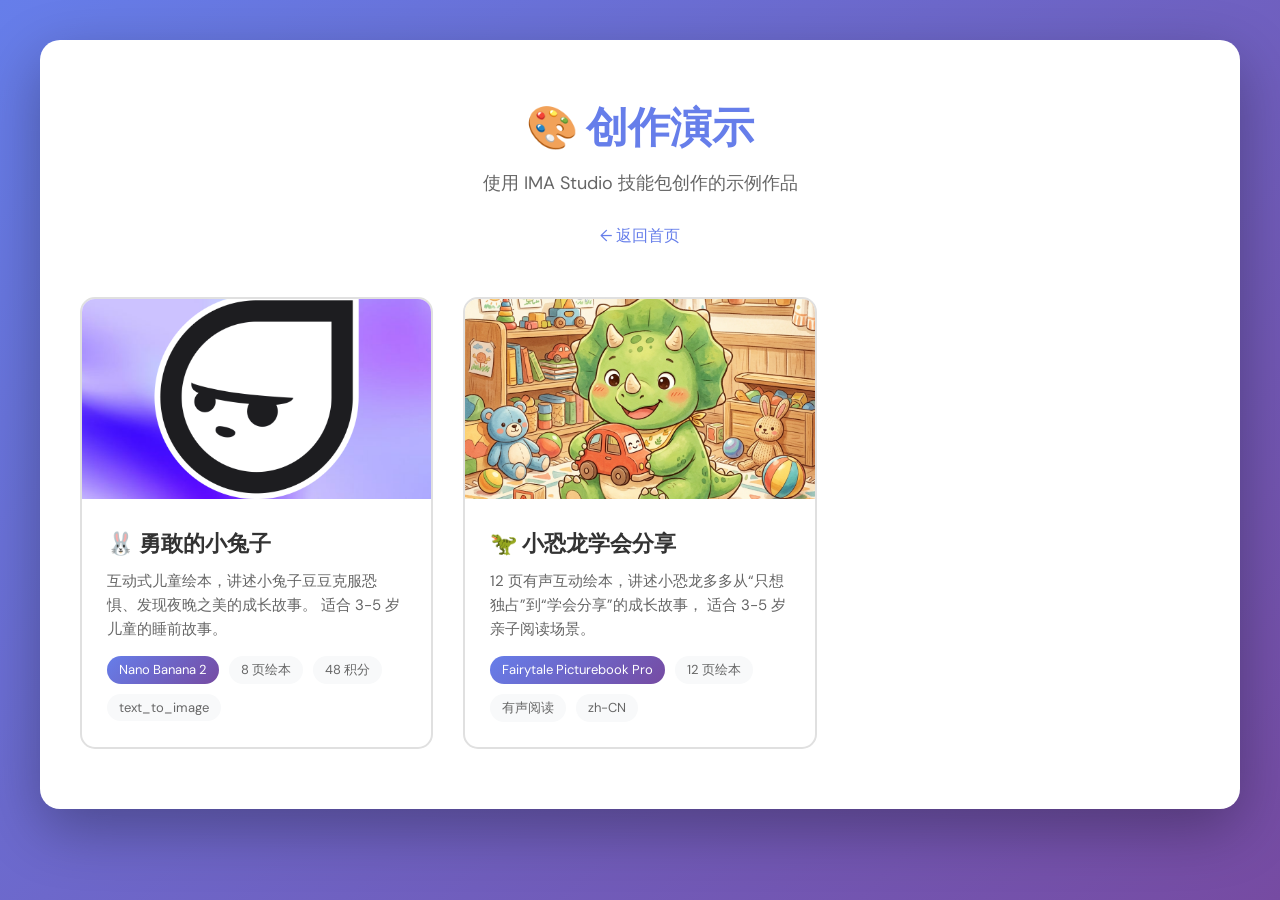
<file: demos/index.html>
<!DOCTYPE html>
<html lang="zh-CN">
<head>
    <meta charset="UTF-8">
    <meta name="viewport" content="width=device-width, initial-scale=1.0">
    <meta name="description" content="IMA Studio Skills 创作演示 - 查看使用 IMA Studio 技能包创作的示例作品和互动演示。">
    <script>
      (function () {
        var path = window.location.pathname || "";
        var hasExt = /\/[^/]+\.[^/]+$/.test(path);
        if (
          window.location.protocol !== "file:" &&
          !hasExt &&
          !path.endsWith("/")
        ) {
          window.location.replace(path + "/" + window.location.search + window.location.hash);
        }
      })();
    </script>
    <title>创作演示 - IMA Studio Skills | Demos & Examples</title>
    <link rel="canonical" href="https://imastuido.github.io/ima-skills-pages/demos/" />
    
    <!-- Open Graph -->
    <meta property="og:type" content="website" />
    <meta property="og:title" content="IMA Studio Skills 创作演示" />
    <meta property="og:description" content="查看使用 IMA Studio 创作的示例作品" />
    <meta property="og:url" content="https://imastuido.github.io/ima-skills-pages/demos/" />
    
    <link rel="icon" href="../assets/images/logo.png" type="image/png" />
    <link rel="preconnect" href="https://fonts.googleapis.com" />
    <link rel="preconnect" href="https://fonts.gstatic.com" crossorigin />
    <link href="https://fonts.googleapis.com/css2?family=DM+Sans:wght@400;600;700&display=swap" rel="stylesheet" />
    
    <style>
        :root {
            --primary-color: #667eea;
            --secondary-color: #764ba2;
            --accent-color: #f093fb;
            --text-dark: #333;
            --text-light: #666;
            --bg-light: #f8f9fa;
            --border-color: #e0e0e0;
        }

        * {
            margin: 0;
            padding: 0;
            box-sizing: border-box;
        }

        body {
            font-family: 'DM Sans', sans-serif;
            background: linear-gradient(135deg, var(--primary-color) 0%, var(--secondary-color) 100%);
            min-height: 100vh;
            padding: 40px 20px;
        }

        .container {
            max-width: 1200px;
            margin: 0 auto;
            background: white;
            border-radius: 20px;
            box-shadow: 0 20px 60px rgba(0, 0, 0, 0.3);
            padding: 60px 40px;
        }

        header {
            text-align: center;
            margin-bottom: 50px;
        }

        h1 {
            font-size: 42px;
            color: var(--primary-color);
            margin-bottom: 15px;
            font-weight: 700;
        }

        .subtitle {
            font-size: 18px;
            color: var(--text-light);
            margin-bottom: 30px;
        }

        .back-link {
            display: inline-flex;
            align-items: center;
            gap: 5px;
            color: var(--primary-color);
            text-decoration: none;
            font-size: 16px;
            transition: color 0.3s ease;
        }

        .back-link:hover {
            color: var(--secondary-color);
        }

        .demos-grid {
            display: grid;
            grid-template-columns: repeat(auto-fill, minmax(350px, 1fr));
            gap: 30px;
            margin-top: 40px;
        }

        .demo-card {
            background: white;
            border: 2px solid var(--border-color);
            border-radius: 15px;
            overflow: hidden;
            transition: all 0.3s ease;
            text-decoration: none;
            color: inherit;
            display: block;
        }

        .demo-card:hover {
            transform: translateY(-5px);
            box-shadow: 0 10px 30px rgba(102, 126, 234, 0.3);
            border-color: var(--primary-color);
        }

        .demo-thumbnail {
            width: 100%;
            height: 200px;
            object-fit: cover;
            background: linear-gradient(135deg, var(--accent-color) 0%, var(--secondary-color) 100%);
        }

        .demo-content {
            padding: 25px;
        }

        .demo-title {
            font-size: 22px;
            font-weight: 700;
            color: var(--text-dark);
            margin-bottom: 10px;
        }

        .demo-description {
            font-size: 15px;
            color: var(--text-light);
            line-height: 1.6;
            margin-bottom: 15px;
        }

        .demo-meta {
            display: flex;
            gap: 10px;
            flex-wrap: wrap;
        }

        .demo-tag {
            display: inline-block;
            padding: 5px 12px;
            background: var(--bg-light);
            color: var(--text-light);
            border-radius: 20px;
            font-size: 13px;
        }

        .demo-tag.highlight {
            background: linear-gradient(135deg, var(--primary-color) 0%, var(--secondary-color) 100%);
            color: white;
        }

        @media (max-width: 768px) {
            .container {
                padding: 40px 25px;
            }

            h1 {
                font-size: 32px;
            }

            .demos-grid {
                grid-template-columns: 1fr;
                gap: 20px;
            }
        }
    </style>
</head>
<body>
    <div class="container">
        <header>
            <h1>🎨 创作演示</h1>
            <p class="subtitle">使用 IMA Studio 技能包创作的示例作品</p>
            <a href="../" class="back-link">← 返回首页</a>
        </header>

        <div class="demos-grid">
            <!-- 勇敢的小兔子 -->
            <a href="./brave-bunny.html" class="demo-card">
                <img src="https://ws.esxscloud.com/aiagent/src/d/20260313/in/339bd6bf7c5e6977f26532563b110c4b.png" 
                     onerror="this.src='../assets/images/logo.png'"
                     alt="勇敢的小兔子" class="demo-thumbnail">
                <div class="demo-content">
                    <h3 class="demo-title">🐰 勇敢的小兔子</h3>
                    <p class="demo-description">
                        互动式儿童绘本，讲述小兔子豆豆克服恐惧、发现夜晚之美的成长故事。
                        适合 3-5 岁儿童的睡前故事。
                    </p>
                    <div class="demo-meta">
                        <span class="demo-tag highlight">Nano Banana 2</span>
                        <span class="demo-tag">8 页绘本</span>
                        <span class="demo-tag">48 积分</span>
                        <span class="demo-tag">text_to_image</span>
                    </div>
                </div>
            </a>

            <!-- 小恐龙学会分享 -->
            <a href="./little-dinosaur-sharing/index.html" class="demo-card">
                <img src="./little-dinosaur-sharing/images/page_01.png"
                     onerror="this.src='../assets/images/logo.png'"
                     alt="小恐龙学会分享" class="demo-thumbnail">
                <div class="demo-content">
                    <h3 class="demo-title">🦖 小恐龙学会分享</h3>
                    <p class="demo-description">
                        12 页有声互动绘本，讲述小恐龙多多从“只想独占”到“学会分享”的成长故事，
                        适合 3-5 岁亲子阅读场景。
                    </p>
                    <div class="demo-meta">
                        <span class="demo-tag highlight">Fairytale Picturebook Pro</span>
                        <span class="demo-tag">12 页绘本</span>
                        <span class="demo-tag">有声阅读</span>
                        <span class="demo-tag">zh-CN</span>
                    </div>
                </div>
            </a>

            <!-- 更多演示待添加 -->
            <!-- 
            <a href="example-2.html" class="demo-card">
                <div class="demo-thumbnail" style="background: #e0e0e0;"></div>
                <div class="demo-content">
                    <h3 class="demo-title">更多演示即将推出</h3>
                    <p class="demo-description">
                        敬请期待更多使用 IMA Studio 创作的精彩案例...
                    </p>
                    <div class="demo-meta">
                        <span class="demo-tag">Coming Soon</span>
                    </div>
                </div>
            </a>
            -->
        </div>
    </div>
</body>
</html>
</file>
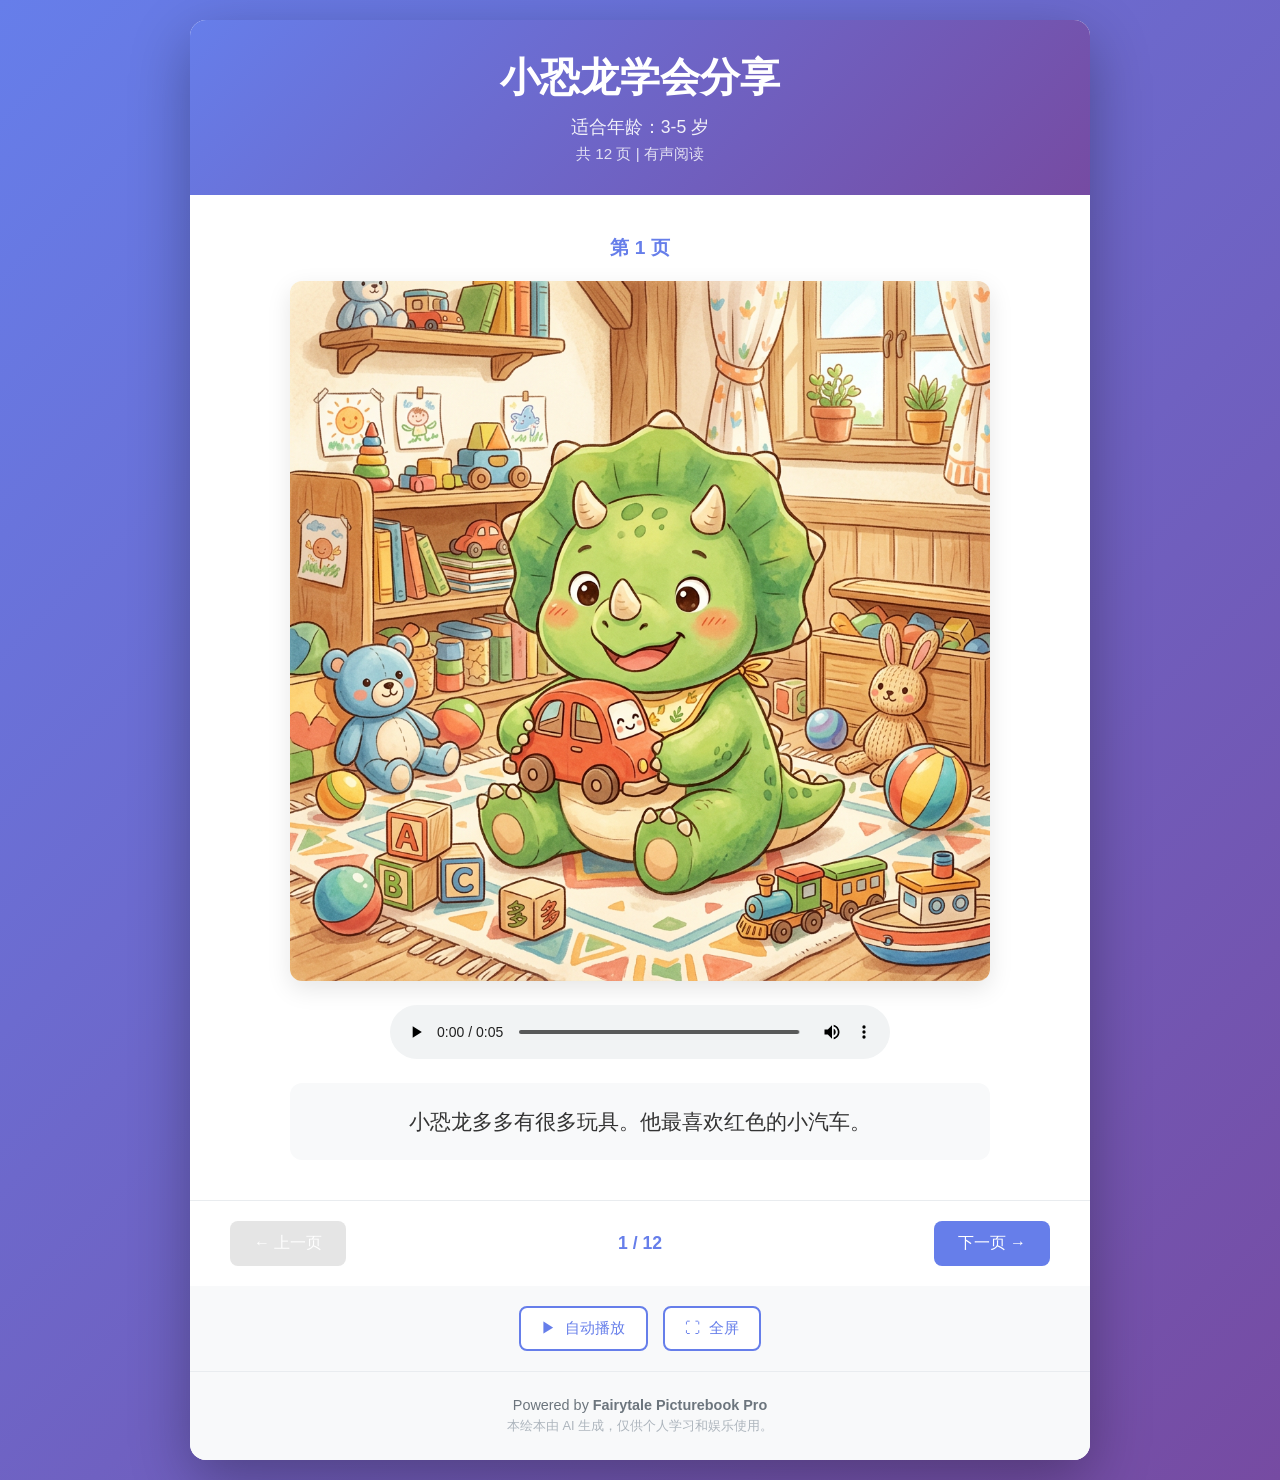
<file: demos/little-dinosaur-sharing/index.html>
<!DOCTYPE html>
<html lang="zh-CN">
<head>
    <meta charset="UTF-8">
    <meta name="viewport" content="width=device-width, initial-scale=1.0">
    <meta name="description" content="小恐龙学会分享 - 有声绘本静态版">
    <script>
      (function () {
        var path = window.location.pathname || "";
        var hasExt = /\/[^/]+\.[^/]+$/.test(path);
        if (
          window.location.protocol !== "file:" &&
          !hasExt &&
          !path.endsWith("/")
        ) {
          window.location.replace(path + "/" + window.location.search + window.location.hash);
        }
      })();
    </script>
    <title>小恐龙学会分享</title>
    <link rel="stylesheet" href="assets/style.css">
</head>
<body>
    <div class="container">
        <!-- Header -->
        <header class="book-header">
            <h1 class="book-title">小恐龙学会分享</h1>
            <p class="book-subtitle">适合年龄：3-5 岁</p>
            <p class="book-info">共 12 页 | 有声阅读</p>
        </header>

        <!-- Page Container -->
        <div class="page-container">

            <div class="page active" data-page="0">
                <div class="page-content">
                    <div class="page-number">第 1 页</div>
                    
                    <div class="page-image-wrapper">
                        <img src="images/page_01.png" 
                             alt="第1页插画" 
                             class="page-image"
                             onerror="this.src='images/placeholder.svg'">
                    </div>
                    
                    <div class="page-audio-wrapper">
                        <audio controls preload="metadata" class="page-audio">
                            <source src="audio/page_01.mp3?v=20260317" type="audio/mpeg">
                            您的浏览器不支持音频播放。
                        </audio>
                    </div>
                    
                    <div class="page-caption">
                        <p>小恐龙多多有很多玩具。他最喜欢红色的小汽车。</p>
                    </div>
                </div>
            </div>

            <div class="page " data-page="1">
                <div class="page-content">
                    <div class="page-number">第 2 页</div>
                    
                    <div class="page-image-wrapper">
                        <img src="images/page_02.png" 
                             alt="第2页插画" 
                             class="page-image"
                             onerror="this.src='images/placeholder.svg'">
                    </div>
                    
                    <div class="page-audio-wrapper">
                        <audio controls preload="metadata" class="page-audio">
                            <source src="audio/page_02.mp3?v=20260317" type="audio/mpeg">
                            您的浏览器不支持音频播放。
                        </audio>
                    </div>
                    
                    <div class="page-caption">
                        <p>多多，我可以一起玩吗？小熊贝贝来了。</p>
                    </div>
                </div>
            </div>

            <div class="page " data-page="2">
                <div class="page-content">
                    <div class="page-number">第 3 页</div>
                    
                    <div class="page-image-wrapper">
                        <img src="images/page_03.png" 
                             alt="第3页插画" 
                             class="page-image"
                             onerror="this.src='images/placeholder.svg'">
                    </div>
                    
                    <div class="page-audio-wrapper">
                        <audio controls preload="metadata" class="page-audio">
                            <source src="audio/page_03.mp3?v=20260317" type="audio/mpeg">
                            您的浏览器不支持音频播放。
                        </audio>
                    </div>
                    
                    <div class="page-caption">
                        <p>不行！这是我的！多多抱紧了小汽车。</p>
                    </div>
                </div>
            </div>

            <div class="page " data-page="3">
                <div class="page-content">
                    <div class="page-number">第 4 页</div>
                    
                    <div class="page-image-wrapper">
                        <img src="images/page_04.png" 
                             alt="第4页插画" 
                             class="page-image"
                             onerror="this.src='images/placeholder.svg'">
                    </div>
                    
                    <div class="page-audio-wrapper">
                        <audio controls preload="metadata" class="page-audio">
                            <source src="audio/page_04.mp3?v=20260317" type="audio/mpeg">
                            您的浏览器不支持音频播放。
                        </audio>
                    </div>
                    
                    <div class="page-caption">
                        <p>贝贝难过地走了。我不想和你玩了。</p>
                    </div>
                </div>
            </div>

            <div class="page " data-page="4">
                <div class="page-content">
                    <div class="page-number">第 5 页</div>
                    
                    <div class="page-image-wrapper">
                        <img src="images/page_05.png" 
                             alt="第5页插画" 
                             class="page-image"
                             onerror="this.src='images/placeholder.svg'">
                    </div>
                    
                    <div class="page-audio-wrapper">
                        <audio controls preload="metadata" class="page-audio">
                            <source src="audio/page_05.mp3?v=20260317" type="audio/mpeg">
                            您的浏览器不支持音频播放。
                        </audio>
                    </div>
                    
                    <div class="page-caption">
                        <p>多多一个人玩。好无聊啊。</p>
                    </div>
                </div>
            </div>

            <div class="page " data-page="5">
                <div class="page-content">
                    <div class="page-number">第 6 页</div>
                    
                    <div class="page-image-wrapper">
                        <img src="images/page_06.png" 
                             alt="第6页插画" 
                             class="page-image"
                             onerror="this.src='images/placeholder.svg'">
                    </div>
                    
                    <div class="page-audio-wrapper">
                        <audio controls preload="metadata" class="page-audio">
                            <source src="audio/page_06.mp3?v=20260317" type="audio/mpeg">
                            您的浏览器不支持音频播放。
                        </audio>
                    </div>
                    
                    <div class="page-caption">
                        <p>要是贝贝在就好了。多多想起了好朋友。</p>
                    </div>
                </div>
            </div>

            <div class="page " data-page="6">
                <div class="page-content">
                    <div class="page-number">第 7 页</div>
                    
                    <div class="page-image-wrapper">
                        <img src="images/page_07.png" 
                             alt="第7页插画" 
                             class="page-image"
                             onerror="this.src='images/placeholder.svg'">
                    </div>
                    
                    <div class="page-audio-wrapper">
                        <audio controls preload="metadata" class="page-audio">
                            <source src="audio/page_07.mp3?v=20260317" type="audio/mpeg">
                            您的浏览器不支持音频播放。
                        </audio>
                    </div>
                    
                    <div class="page-caption">
                        <p>我要去找贝贝！多多拿起了小汽车。</p>
                    </div>
                </div>
            </div>

            <div class="page " data-page="7">
                <div class="page-content">
                    <div class="page-number">第 8 页</div>
                    
                    <div class="page-image-wrapper">
                        <img src="images/page_08.png" 
                             alt="第8页插画" 
                             class="page-image"
                             onerror="this.src='images/placeholder.svg'">
                    </div>
                    
                    <div class="page-audio-wrapper">
                        <audio controls preload="metadata" class="page-audio">
                            <source src="audio/page_08.mp3?v=20260317" type="audio/mpeg">
                            您的浏览器不支持音频播放。
                        </audio>
                    </div>
                    
                    <div class="page-caption">
                        <p>贝贝，我们一起玩吧！多多把小汽车递给贝贝。</p>
                    </div>
                </div>
            </div>

            <div class="page " data-page="8">
                <div class="page-content">
                    <div class="page-number">第 9 页</div>
                    
                    <div class="page-image-wrapper">
                        <img src="images/page_09.png" 
                             alt="第9页插画" 
                             class="page-image"
                             onerror="this.src='images/placeholder.svg'">
                    </div>
                    
                    <div class="page-audio-wrapper">
                        <audio controls preload="metadata" class="page-audio">
                            <source src="audio/page_09.mp3?v=20260317" type="audio/mpeg">
                            您的浏览器不支持音频播放。
                        </audio>
                    </div>
                    
                    <div class="page-caption">
                        <p>哇，谢谢你！他们一起玩小汽车，真开心！</p>
                    </div>
                </div>
            </div>

            <div class="page " data-page="9">
                <div class="page-content">
                    <div class="page-number">第 10 页</div>
                    
                    <div class="page-image-wrapper">
                        <img src="images/page_10.png" 
                             alt="第10页插画" 
                             class="page-image"
                             onerror="this.src='images/placeholder.svg'">
                    </div>
                    
                    <div class="page-audio-wrapper">
                        <audio controls preload="metadata" class="page-audio">
                            <source src="audio/page_10.mp3?v=20260317" type="audio/mpeg">
                            您的浏览器不支持音频播放。
                        </audio>
                    </div>
                    
                    <div class="page-caption">
                        <p>我们还可以一起玩积木！分享真有趣！</p>
                    </div>
                </div>
            </div>

            <div class="page " data-page="10">
                <div class="page-content">
                    <div class="page-number">第 11 页</div>
                    
                    <div class="page-image-wrapper">
                        <img src="images/page_11.png" 
                             alt="第11页插画" 
                             class="page-image"
                             onerror="this.src='images/placeholder.svg'">
                    </div>
                    
                    <div class="page-audio-wrapper">
                        <audio controls preload="metadata" class="page-audio">
                            <source src="audio/page_11.mp3?v=20260317" type="audio/mpeg">
                            您的浏览器不支持音频播放。
                        </audio>
                    </div>
                    
                    <div class="page-caption">
                        <p>一起玩，比一个人玩更开心！多多学会了分享。</p>
                    </div>
                </div>
            </div>

            <div class="page " data-page="11">
                <div class="page-content">
                    <div class="page-number">第 12 页</div>
                    
                    <div class="page-image-wrapper">
                        <img src="images/page_12.png" 
                             alt="第12页插画" 
                             class="page-image"
                             onerror="this.src='images/placeholder.svg'">
                    </div>
                    
                    <div class="page-audio-wrapper">
                        <audio controls preload="metadata" class="page-audio">
                            <source src="audio/page_12.mp3?v=20260317" type="audio/mpeg">
                            您的浏览器不支持音频播放。
                        </audio>
                    </div>
                    
                    <div class="page-caption">
                        <p>从那天起，多多和贝贝成了最好的朋友。他们一起分享，一起快乐。</p>
                    </div>
                </div>
            </div>

        </div>

        <!-- Navigation -->
        <nav class="page-nav">
            <button id="prev-btn" class="nav-btn" disabled>
                <span>←</span> 上一页
            </button>
            
            <div class="page-indicator">
                <span id="current-page">1</span> / <span id="total-pages">12</span>
            </div>
            
            <button id="next-btn" class="nav-btn">
                下一页 <span>→</span>
            </button>
        </nav>

        <!-- Controls -->
        <div class="controls">
            <button id="auto-play-btn" class="control-btn">
                <span class="icon">▶</span> 自动播放
            </button>
            <button id="fullscreen-btn" class="control-btn">
                <span class="icon">⛶</span> 全屏
            </button>
        </div>

        <!-- Footer -->
        <footer class="book-footer">
            <p>Powered by <strong>Fairytale Picturebook Pro</strong></p>
            <p class="disclaimer">本绘本由 AI 生成，仅供个人学习和娱乐使用。</p>
        </footer>
    </div>

    <script src="assets/script.js"></script>
</body>
</html>
</file>
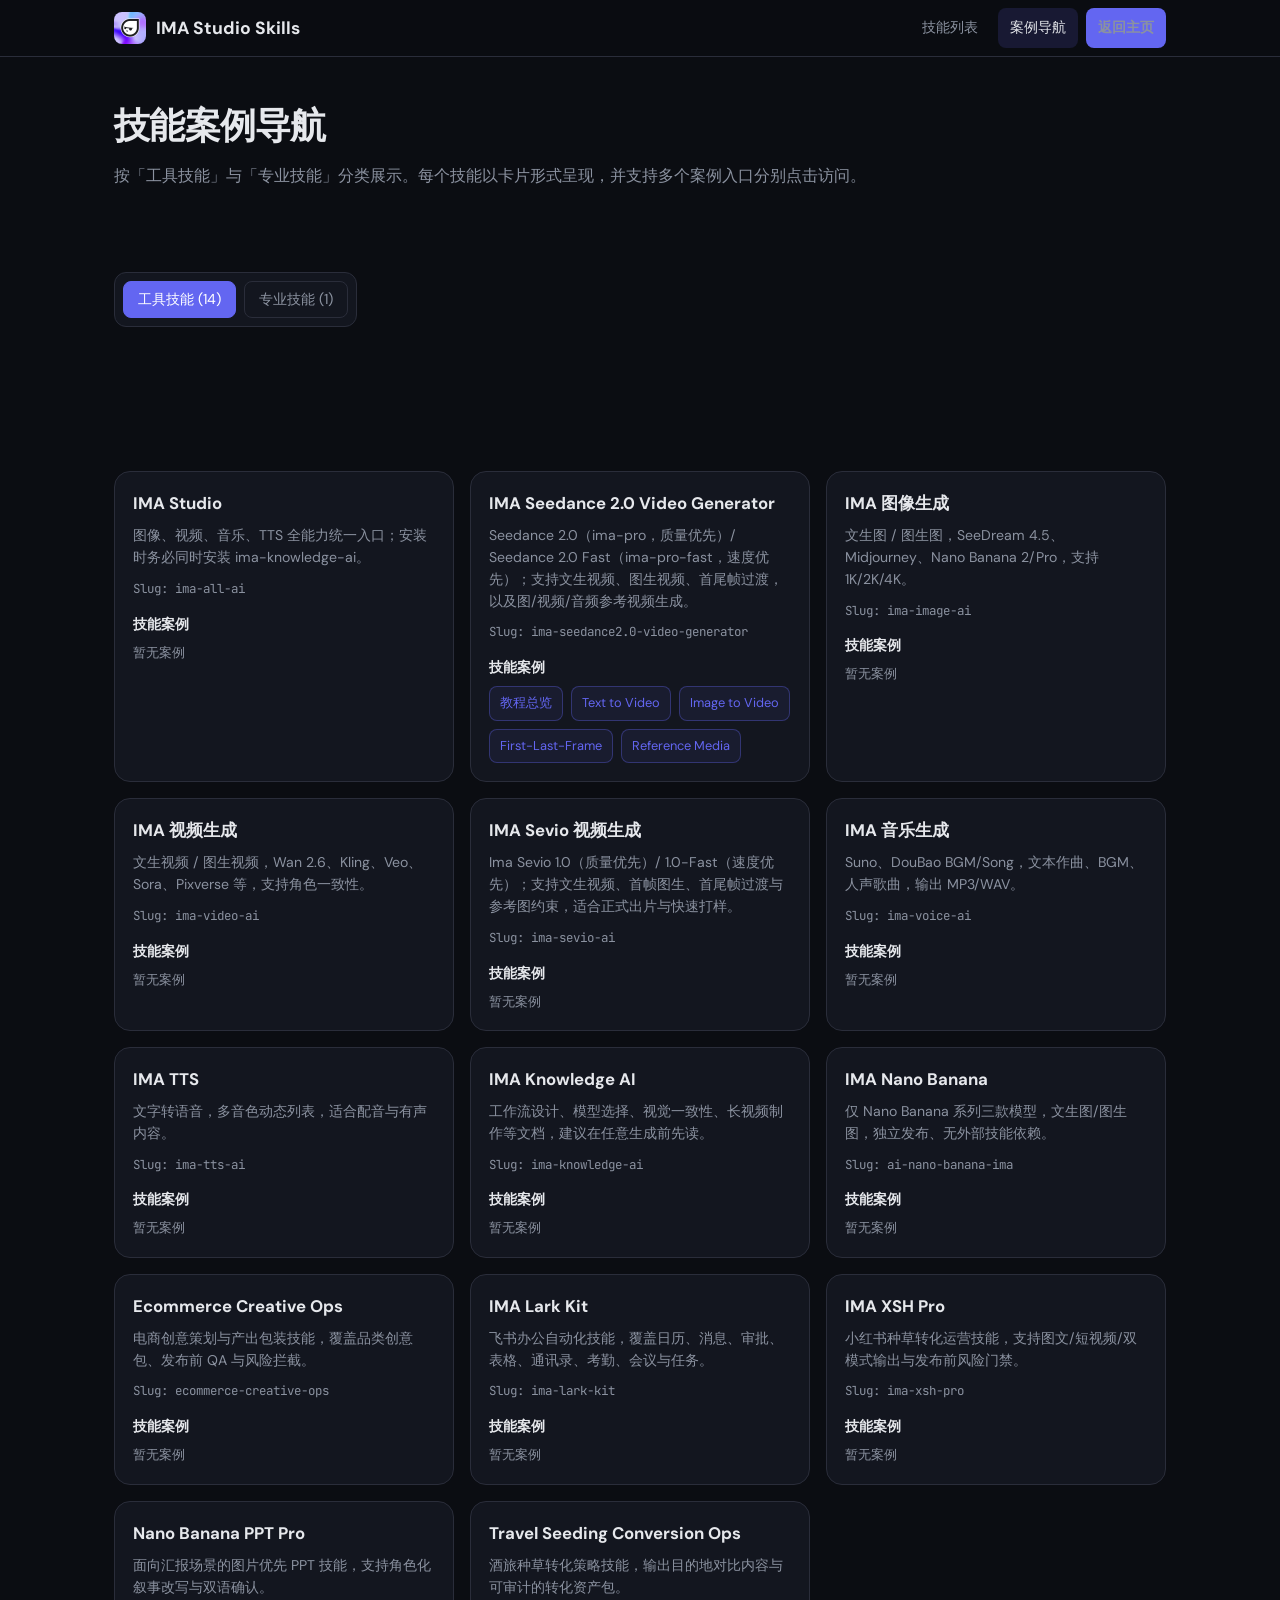
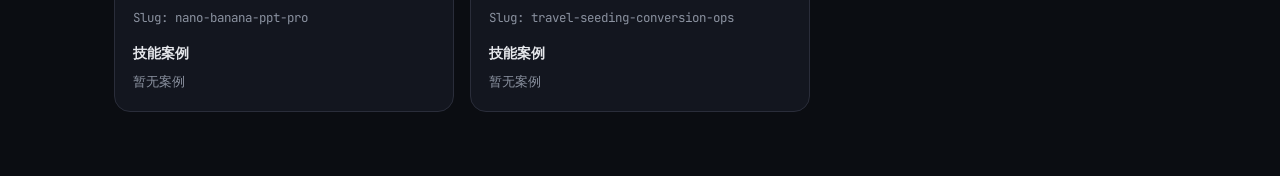
<file: manage.html>
<!DOCTYPE html>
<html lang="zh-CN">
<head>
  <meta charset="UTF-8" />
  <meta name="viewport" content="width=device-width, initial-scale=1" />
  <meta name="description" content="IMA Studio 技能案例导航：按工具技能和专业技能分类，卡片化展示技能与多个案例入口。" />
  <title>IMA Studio Skills | 技能案例导航</title>
  <link rel="canonical" href="https://imastuido.github.io/ima-skills-pages/manage.html" />
  <link rel="icon" href="assets/images/logo.png" type="image/png" />
  <link rel="preconnect" href="https://fonts.googleapis.com" />
  <link rel="preconnect" href="https://fonts.gstatic.com" crossorigin />
  <link href="https://fonts.googleapis.com/css2?family=DM+Sans:ital,opsz,wght@0,9..40,400;0,9..40,600;0,9..40,700;1,9..40,400&family=JetBrains+Mono:wght@400;500&display=swap" rel="stylesheet" />
  <link rel="stylesheet" href="assets/css/style.css" />
</head>
<body class="cases-manage-page">
  <nav class="nav">
    <div class="container nav-inner">
      <a href="./" class="nav-brand">
        <img src="assets/images/logo.png" alt="IMA Studio" class="nav-logo" width="32" height="32" />
        <span>IMA Studio Skills</span>
      </a>
      <div class="nav-links">
        <a href="./index.html#skills">技能列表</a>
        <a href="./manage.html" class="active-link">案例导航</a>
        <a href="./index.html#cta" class="btn btn-primary">返回主页</a>
      </div>
    </div>
  </nav>

  <main class="section manage-main">
    <div class="container">
      <header class="manage-header">
        <h1>技能案例导航</h1>
        <p>按「工具技能」与「专业技能」分类展示。每个技能以卡片形式呈现，并支持多个案例入口分别点击访问。</p>
      </header>

      <section class="manage-showcase-toolbar">
        <div id="manage-tabs" class="manage-tabs" aria-label="技能分类"></div>
      </section>

      <section class="manage-showcase-grid-wrap">
        <div id="manage-empty" class="cases-empty" style="display: none;">当前分类暂无技能。</div>
        <div id="manage-skill-grid" class="manage-skill-grid"></div>
      </section>
    </div>
  </main>

  <script src="assets/js/i18n.js"></script>
  <script type="module" src="assets/js/manage-showcase.mjs"></script>
</body>
</html>
</file>
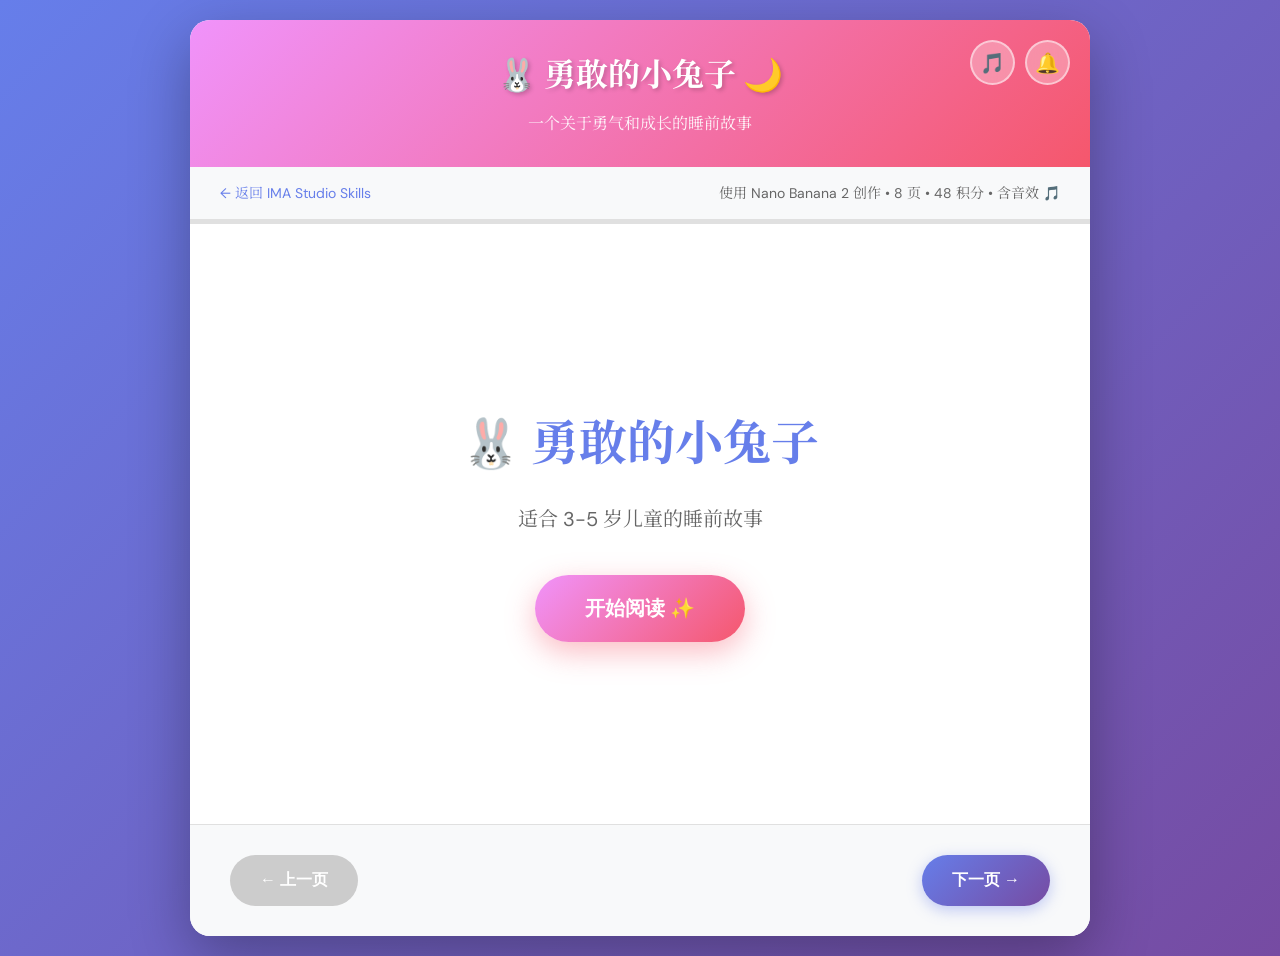
<file: demos/brave-bunny.html>
<!DOCTYPE html>
<html lang="zh-CN">
<head>
    <meta charset="UTF-8">
    <meta name="viewport" content="width=device-width, initial-scale=1.0">
    <meta name="description" content="《勇敢的小兔子》- 使用 IMA Studio 创作的互动式儿童绘本。一个关于勇气和成长的睡前故事，适合 3-5 岁儿童。">
    <title>勇敢的小兔子 - IMA Studio 创作演示 | Brave Bunny Storybook</title>
    <link rel="canonical" href="https://imastuido.github.io/ima-skills-pages/demos/brave-bunny.html" />
    
    <!-- Open Graph / 社交分享 -->
    <meta property="og:type" content="website" />
    <meta property="og:title" content="勇敢的小兔子 - IMA Studio 创作演示" />
    <meta property="og:description" content="使用 IMA Studio (Nano Banana 2) 创作的互动式儿童绘本。8 页完整故事，关于勇气和成长。" />
    <meta property="og:url" content="https://imastuido.github.io/ima-skills-pages/demos/brave-bunny.html" />
    <meta property="og:image" content="https://ws.esxscloud.com/aiagent/src/d/20260313/in/339bd6bf7c5e6977f26532563b110c4b.png" />
    <meta property="og:locale" content="zh_CN" />
    
    <!-- Twitter Card -->
    <meta name="twitter:card" content="summary_large_image" />
    <meta name="twitter:title" content="勇敢的小兔子 - IMA Studio 创作演示" />
    <meta name="twitter:description" content="使用 Nano Banana 2 创作的互动式儿童绘本" />
    <meta name="twitter:image" content="https://ws.esxscloud.com/aiagent/src/d/20260313/in/339bd6bf7c5e6977f26532563b110c4b.png" />
    
    <!-- IMA Studio 元数据 -->
    <meta name="ima:model" content="Nano Banana 2 (gemini-3.1-flash-image)" />
    <meta name="ima:task-type" content="text_to_image" />
    <meta name="ima:total-credits" content="48" />
    <meta name="ima:page-count" content="8" />
    <meta name="ima:creation-date" content="2026-03-13" />
    <meta name="ima:features" content="audio, sound-effects, suno-music" />
    <meta name="ima:music-model" content="Suno sonic-v4" />
    <meta name="ima:music-credits" content="25" />
    
    <link rel="icon" href="../assets/images/logo.png" type="image/png" />
    <link rel="preconnect" href="https://fonts.googleapis.com" />
    <link rel="preconnect" href="https://fonts.gstatic.com" crossorigin />
    <link href="https://fonts.googleapis.com/css2?family=DM+Sans:wght@400;600;700&family=Noto+Serif+SC:wght@400;700&display=swap" rel="stylesheet" />
    
    <style>
        :root {
            --primary-color: #667eea;
            --secondary-color: #764ba2;
            --accent-color: #f093fb;
            --accent-secondary: #f5576c;
            --text-dark: #333;
            --text-light: #666;
            --bg-light: #f8f9fa;
            --border-color: #e0e0e0;
            --shadow-sm: 0 4px 15px rgba(102, 126, 234, 0.4);
            --shadow-md: 0 10px 30px rgba(0, 0, 0, 0.2);
            --shadow-lg: 0 20px 60px rgba(0, 0, 0, 0.3);
        }

        * {
            margin: 0;
            padding: 0;
            box-sizing: border-box;
        }

        body {
            font-family: 'DM Sans', 'Noto Serif SC', sans-serif;
            background: linear-gradient(135deg, var(--primary-color) 0%, var(--secondary-color) 100%);
            min-height: 100vh;
            display: flex;
            justify-content: center;
            align-items: center;
            padding: 20px;
            line-height: 1.6;
        }

        .book-container {
            background: white;
            border-radius: 20px;
            box-shadow: var(--shadow-lg);
            max-width: 900px;
            width: 100%;
            overflow: hidden;
            position: relative;
        }

        .book-header {
            background: linear-gradient(135deg, var(--accent-color) 0%, var(--accent-secondary) 100%);
            color: white;
            padding: 30px;
            text-align: center;
            position: relative;
        }

        .book-header h1 {
            font-size: 32px;
            margin-bottom: 10px;
            text-shadow: 2px 2px 4px rgba(0, 0, 0, 0.2);
            font-weight: 700;
        }

        .book-header p {
            font-size: 16px;
            opacity: 0.9;
        }

        /* 音频控制面板 */
        .audio-controls {
            position: absolute;
            top: 20px;
            right: 20px;
            display: flex;
            gap: 10px;
            z-index: 10;
        }

        .audio-btn {
            background: rgba(255, 255, 255, 0.3);
            border: 2px solid rgba(255, 255, 255, 0.5);
            color: white;
            width: 45px;
            height: 45px;
            border-radius: 50%;
            cursor: pointer;
            font-size: 20px;
            transition: all 0.3s ease;
            display: flex;
            align-items: center;
            justify-content: center;
            backdrop-filter: blur(10px);
        }

        .audio-btn:hover {
            background: rgba(255, 255, 255, 0.5);
            transform: scale(1.1);
        }

        .audio-btn.active {
            background: rgba(255, 255, 255, 0.8);
            border-color: white;
        }

        .audio-btn.muted {
            opacity: 0.5;
        }

        .book-meta {
            background: var(--bg-light);
            padding: 15px 30px;
            display: flex;
            justify-content: space-between;
            align-items: center;
            border-bottom: 1px solid var(--border-color);
            font-size: 14px;
            color: var(--text-light);
        }

        .back-link {
            color: var(--primary-color);
            text-decoration: none;
            display: inline-flex;
            align-items: center;
            gap: 5px;
            transition: color 0.3s ease;
        }

        .back-link:hover {
            color: var(--secondary-color);
        }

        .page-container {
            padding: 40px;
            min-height: 600px;
            display: flex;
            flex-direction: column;
            justify-content: center;
            align-items: center;
        }

        .page {
            display: none;
            animation: fadeIn 0.5s ease-in;
        }

        .page.active {
            display: block;
        }

        @keyframes fadeIn {
            from {
                opacity: 0;
                transform: translateY(20px);
            }
            to {
                opacity: 1;
                transform: translateY(0);
            }
        }

        .page-image {
            width: 100%;
            max-width: 500px;
            border-radius: 15px;
            box-shadow: var(--shadow-md);
            margin-bottom: 30px;
        }

        .page-text {
            text-align: center;
            font-size: 22px;
            line-height: 1.8;
            color: var(--text-dark);
            max-width: 600px;
            padding: 0 20px;
            font-family: 'Noto Serif SC', serif;
        }

        .page-number {
            text-align: center;
            color: #999;
            font-size: 14px;
            margin-top: 20px;
        }

        .navigation {
            display: flex;
            justify-content: space-between;
            padding: 30px 40px;
            background: var(--bg-light);
            border-top: 1px solid var(--border-color);
        }

        .nav-button {
            background: linear-gradient(135deg, var(--primary-color) 0%, var(--secondary-color) 100%);
            color: white;
            border: none;
            padding: 15px 30px;
            border-radius: 30px;
            font-size: 16px;
            cursor: pointer;
            transition: all 0.3s ease;
            box-shadow: var(--shadow-sm);
            font-weight: 600;
        }

        .nav-button:hover:not(:disabled) {
            transform: translateY(-2px);
            box-shadow: 0 6px 20px rgba(102, 126, 234, 0.6);
        }

        .nav-button:disabled {
            background: #ccc;
            cursor: not-allowed;
            box-shadow: none;
        }

        .progress-bar {
            height: 4px;
            background: var(--border-color);
            position: relative;
        }

        .progress-fill {
            height: 100%;
            background: linear-gradient(90px, var(--primary-color) 0%, var(--secondary-color) 100%);
            transition: width 0.3s ease;
        }

        .cover {
            text-align: center;
            padding: 60px 40px;
        }

        .cover h2 {
            font-size: 48px;
            color: var(--primary-color);
            margin-bottom: 20px;
            font-weight: 700;
        }

        .cover .subtitle {
            font-size: 20px;
            color: var(--text-light);
            margin-bottom: 40px;
        }

        .cover .start-button {
            background: linear-gradient(135deg, var(--accent-color) 0%, var(--accent-secondary) 100%);
            color: white;
            border: none;
            padding: 20px 50px;
            border-radius: 50px;
            font-size: 20px;
            cursor: pointer;
            box-shadow: 0 10px 30px rgba(245, 87, 108, 0.4);
            transition: all 0.3s ease;
            font-weight: 600;
        }

        .cover .start-button:hover {
            transform: translateY(-5px);
            box-shadow: 0 15px 40px rgba(245, 87, 108, 0.6);
        }

        /* 音频提示 */
        .audio-hint {
            position: fixed;
            top: 20px;
            left: 50%;
            transform: translateX(-50%);
            background: rgba(102, 126, 234, 0.95);
            color: white;
            padding: 15px 30px;
            border-radius: 30px;
            font-size: 14px;
            z-index: 1000;
            animation: slideDown 0.5s ease;
            box-shadow: 0 10px 30px rgba(0, 0, 0, 0.3);
        }

        @keyframes slideDown {
            from {
                opacity: 0;
                transform: translateX(-50%) translateY(-20px);
            }
            to {
                opacity: 1;
                transform: translateX(-50%) translateY(0);
            }
        }

        /* 响应式设计 */
        @media (max-width: 768px) {
            .book-header h1 {
                font-size: 24px;
            }

            .audio-controls {
                top: 15px;
                right: 15px;
                gap: 8px;
            }

            .audio-btn {
                width: 40px;
                height: 40px;
                font-size: 18px;
            }

            .book-meta {
                flex-direction: column;
                gap: 10px;
                text-align: center;
            }

            .page-container {
                padding: 20px;
                min-height: 500px;
            }

            .page-text {
                font-size: 18px;
            }

            .navigation {
                padding: 20px;
            }

            .nav-button {
                padding: 12px 24px;
                font-size: 14px;
            }

            .cover h2 {
                font-size: 32px;
            }

            .cover .subtitle {
                font-size: 16px;
            }

            .cover .start-button {
                padding: 15px 40px;
                font-size: 18px;
            }
        }
    </style>
</head>
<body>
    <div class="book-container">
        <div class="book-header">
            <h1>🐰 勇敢的小兔子 🌙</h1>
            <p>一个关于勇气和成长的睡前故事</p>
            
            <!-- 音频控制按钮 -->
            <div class="audio-controls">
                <button class="audio-btn" id="musicBtn" onclick="toggleMusic()" title="背景音乐">
                    🎵
                </button>
                <button class="audio-btn" id="soundBtn" onclick="toggleSound()" title="翻页音效">
                    🔔
                </button>
            </div>
        </div>

        <div class="book-meta">
            <a href="../" class="back-link">← 返回 IMA Studio Skills</a>
            <span>使用 Nano Banana 2 创作 • 8 页 • 48 积分 • 含音效 🎵</span>
        </div>

        <div class="progress-bar">
            <div class="progress-fill" id="progressBar"></div>
        </div>

        <div class="page-container">
            <!-- 封面 -->
            <div class="page cover active" id="page-0">
                <h2>🐰 勇敢的小兔子</h2>
                <p class="subtitle">适合 3-5 岁儿童的睡前故事</p>
                <button class="start-button" onclick="startReading()">开始阅读 ✨</button>
            </div>

            <!-- 第 1-8 页 -->
            <div class="page" id="page-1">
                <img src="https://ws.esxscloud.com/aiagent/src/d/20260313/in/339bd6bf7c5e6977f26532563b110c4b.png" 
                     alt="豆豆在阳光下" class="page-image" loading="lazy">
                <div class="page-text">
                    小兔子豆豆住在森林边的小屋里。<br>
                    他喜欢白天的阳光，但是害怕黑暗的夜晚。
                </div>
                <div class="page-number">第 1 页 / 8</div>
            </div>

            <div class="page" id="page-2">
                <img src="https://ws.esxscloud.com/aiagent/src/d/20260313/in/7a273380de4355012d4ac4540d35a160.png" 
                     alt="豆豆躲在被窝里" class="page-image" loading="lazy">
                <div class="page-text">
                    每当太阳落山，豆豆就会躲进被窝里。<br>
                    他觉得黑暗中有可怕的东西。
                </div>
                <div class="page-number">第 2 页 / 8</div>
            </div>

            <div class="page" id="page-3">
                <img src="https://ws.esxscloud.com/aiagent/src/d/20260313/in/ec28db2930cba01fb6b19e2bd5823983.png" 
                     alt="小亮求助" class="page-image" loading="lazy">
                <div class="page-text">
                    这天晚上，小萤火虫小亮飞到窗前，着急地说：<br>
                    "豆豆，我的翅膀受伤了，你能帮我找到回家的路吗？"
                </div>
                <div class="page-number">第 3 页 / 8</div>
            </div>

            <div class="page" id="page-4">
                <img src="https://ws.esxscloud.com/aiagent/src/d/20260313/in/3941452a4c077d4eb9e1767be267d4d1.png" 
                     alt="豆豆犹豫" class="page-image" loading="lazy">
                <div class="page-text">
                    豆豆看着窗外黑黑的夜晚，心里有点害怕。<br>
                    但是小亮需要帮助……
                </div>
                <div class="page-number">第 4 页 / 8</div>
            </div>

            <div class="page" id="page-5">
                <img src="https://ws.esxscloud.com/aiagent/src/d/20260313/in/310c2563bc12a1ba98f6846098e57d06.png" 
                     alt="豆豆勇敢前进" class="page-image" loading="lazy">
                <div class="page-text">
                    "我可以的！"豆豆深吸一口气，<br>
                    牵着小亮的光，走进了夜晚的森林。
                </div>
                <div class="page-number">第 5 页 / 8</div>
            </div>

            <div class="page" id="page-6">
                <img src="https://ws.esxscloud.com/aiagent/src/d/20260313/in/d72a9ecaad4cd10fcb48d9f4ef70f382.png" 
                     alt="美丽的夜晚森林" class="page-image" loading="lazy">
                <div class="page-text">
                    哇！夜晚的森林好美啊！<br>
                    星星在闪烁，更多的萤火虫在跳舞，<br>
                    月光照在树叶上，像银色的梦。
                </div>
                <div class="page-number">第 6 页 / 8</div>
            </div>

            <div class="page" id="page-7">
                <img src="https://ws.esxscloud.com/aiagent/src/d/20260313/in/084e8ab0055a536ffe985ef99bf474fe.png" 
                     alt="萤火虫们庆祝" class="page-image" loading="lazy">
                <div class="page-text">
                    豆豆帮小亮找到了萤火虫家族。<br>
                    大家围着他说："谢谢你，勇敢的小兔子！"
                </div>
                <div class="page-number">第 7 页 / 8</div>
            </div>

            <div class="page" id="page-8">
                <img src="https://ws.esxscloud.com/aiagent/src/d/20260313/in/11a79ad88494fa82e2ab2c0e29952648.png" 
                     alt="豆豆安心入睡" class="page-image" loading="lazy">
                <div class="page-text">
                    回到家，豆豆看着窗外的星光，不再害怕了。<br>
                    他知道，黑暗里也有美丽的光。<br>
                    <br>
                    晚安，豆豆。💤
                </div>
                <div class="page-number">第 8 页 / 8 - 故事结束</div>
            </div>
        </div>

        <div class="navigation">
            <button class="nav-button" id="prevBtn" onclick="prevPage()" disabled>
                ← 上一页
            </button>
            <button class="nav-button" id="nextBtn" onclick="nextPage()">
                下一页 →
            </button>
        </div>
    </div>

    <!-- 背景音乐（Suno 生成的原创摇篮曲）-->
    <audio id="backgroundMusic" loop preload="auto">
        <source src="https://ima-ga.esxscloud.com/aiagent/src/d/20260314/in/95750cb9902847f553b482955d42be3a.mp3" type="audio/mpeg">
    </audio>

    <script>
        let currentPage = 0;
        const totalPages = 8;
        
        // 音频状态
        let musicEnabled = false;
        let soundEnabled = true;
        let audioContext = null;
        const backgroundMusicElement = document.getElementById('backgroundMusic');

        // 初始化音频上下文
        function initAudio() {
            if (!audioContext) {
                audioContext = new (window.AudioContext || window.webkitAudioContext)();
            }
        }

        // 生成翻页音效（简单的"沙沙"声）
        function playPageTurnSound() {
            if (!soundEnabled) return;
            
            initAudio();
            
            const oscillator = audioContext.createOscillator();
            const gainNode = audioContext.createGain();
            
            oscillator.connect(gainNode);
            gainNode.connect(audioContext.destination);
            
            // 柔和的翻页音效
            oscillator.frequency.setValueAtTime(200, audioContext.currentTime);
            oscillator.frequency.exponentialRampToValueAtTime(100, audioContext.currentTime + 0.1);
            
            gainNode.gain.setValueAtTime(0.1, audioContext.currentTime);
            gainNode.gain.exponentialRampToValueAtTime(0.01, audioContext.currentTime + 0.1);
            
            oscillator.start(audioContext.currentTime);
            oscillator.stop(audioContext.currentTime + 0.1);
        }

        // 背景音乐（Suno 生成的原创摇篮曲）
        // 设置音量
        if (backgroundMusicElement) {
            backgroundMusicElement.volume = 0.3; // 30% 音量
        }

        // 切换背景音乐
        function toggleMusic() {
            musicEnabled = !musicEnabled;
            
            const btn = document.getElementById('musicBtn');
            if (musicEnabled) {
                btn.classList.add('active');
                backgroundMusicElement.play().catch(e => {
                    console.log('Audio play failed:', e);
                    showHint('⚠️ 音频播放失败，请点击页面后重试');
                });
                showHint('🎵 背景音乐已开启（Suno 原创）');
            } else {
                btn.classList.remove('active');
                backgroundMusicElement.pause();
                showHint('🔇 背景音乐已关闭');
            }
        }

        // 切换音效
        function toggleSound() {
            soundEnabled = !soundEnabled;
            
            const btn = document.getElementById('soundBtn');
            if (soundEnabled) {
                btn.classList.add('active');
                btn.classList.remove('muted');
                showHint('🔔 翻页音效已开启');
                playPageTurnSound(); // 播放示例音效
            } else {
                btn.classList.remove('active');
                btn.classList.add('muted');
                showHint('🔕 翻页音效已关闭');
            }
        }

        // 显示提示
        function showHint(text) {
            const existing = document.querySelector('.audio-hint');
            if (existing) existing.remove();
            
            const hint = document.createElement('div');
            hint.className = 'audio-hint';
            hint.textContent = text;
            document.body.appendChild(hint);
            
            setTimeout(() => {
                hint.style.animation = 'slideDown 0.5s ease reverse';
                setTimeout(() => hint.remove(), 500);
            }, 2000);
        }

        function updatePage() {
            document.querySelectorAll('.page').forEach(page => {
                page.classList.remove('active');
            });

            document.getElementById(`page-${currentPage}`).classList.add('active');

            document.getElementById('prevBtn').disabled = currentPage === 0;
            document.getElementById('nextBtn').disabled = currentPage === totalPages;

            const progress = (currentPage / totalPages) * 100;
            document.getElementById('progressBar').style.width = progress + '%';

            window.scrollTo({ top: 0, behavior: 'smooth' });
            
            // 播放翻页音效
            if (currentPage > 0) {
                playPageTurnSound();
            }
        }

        function startReading() {
            initAudio();
            nextPage();
            // 默认开启音效
            soundEnabled = true;
            document.getElementById('soundBtn').classList.add('active');
        }

        function nextPage() {
            if (currentPage < totalPages) {
                currentPage++;
                updatePage();
            }
        }

        function prevPage() {
            if (currentPage > 0) {
                currentPage--;
                updatePage();
            }
        }

        // 键盘导航
        document.addEventListener('keydown', (e) => {
            if (e.key === 'ArrowLeft') {
                prevPage();
            } else if (e.key === 'ArrowRight') {
                nextPage();
            }
        });

        // 触摸滑动
        let touchStartX = 0;
        let touchEndX = 0;

        document.addEventListener('touchstart', (e) => {
            touchStartX = e.changedTouches[0].screenX;
        });

        document.addEventListener('touchend', (e) => {
            touchEndX = e.changedTouches[0].screenX;
            handleSwipe();
        });

        function handleSwipe() {
            if (touchEndX < touchStartX - 50) {
                nextPage();
            }
            if (touchEndX > touchStartX + 50) {
                prevPage();
            }
        }

        // 页面加载完成后的提示
        window.addEventListener('load', () => {
            setTimeout(() => {
                showHint('💡 提示：点击右上角可以开启音乐和音效');
            }, 1000);
        });
    </script>
</body>
</html>
</file>
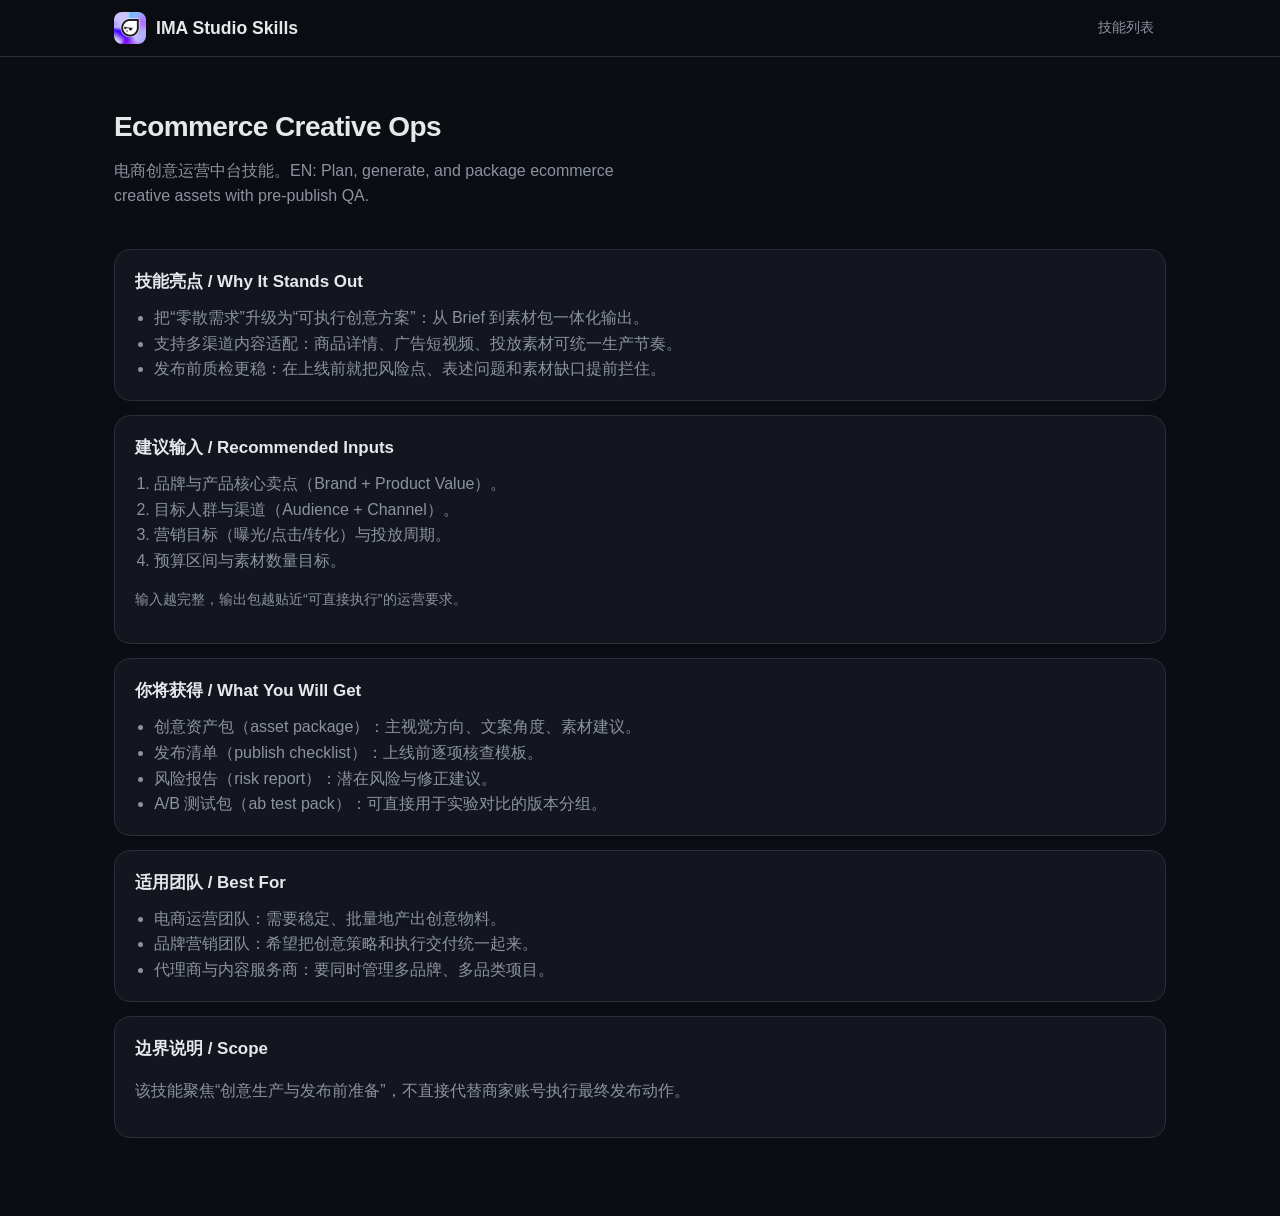
<file: demos/ecommerce-creative-ops-tutorial.html>
<!DOCTYPE html>
<html lang="zh-CN">
<head>
  <meta charset="UTF-8" />
  <meta name="viewport" content="width=device-width, initial-scale=1.0" />
  <meta name="description" content="Ecommerce Creative Ops 教程：电商创意策略、素材打包、发布前质检与增长优化。" />
  <title>Ecommerce Creative Ops 教程</title>
  <link rel="icon" href="../assets/images/logo.png" type="image/png" />
  <link rel="stylesheet" href="../assets/css/style.css" />
  <style>
    .tutorial-wrap { padding: 48px 0 64px; }
    .tutorial-card { background: var(--bg-card); border: 1px solid var(--border); border-radius: var(--radius-lg); padding: 18px 20px; margin-bottom: 14px; }
    .tutorial-card h2 { margin: 0 0 10px; font-size: 1.06rem; }
    .tutorial-card p, .tutorial-card li { color: var(--text-muted); }
    .tutorial-card ul, .tutorial-card ol { margin: 0; padding-left: 1.2rem; }
    .tutorial-tip { color: #c7d2fe; font-size: 0.9rem; }
  </style>
</head>
<body>
  <nav class="nav"><div class="container nav-inner"><a href="../index.html" class="nav-brand"><img src="../assets/images/logo.png" alt="IMA" class="nav-logo" /><span>IMA Studio Skills</span></a><div class="nav-links"><a href="../index.html#skills">技能列表</a></div></div></nav>
  <main class="tutorial-wrap"><div class="container">
    <h1 class="section-title">Ecommerce Creative Ops</h1>
    <p class="section-subtitle">电商创意运营中台技能。EN: Plan, generate, and package ecommerce creative assets with pre-publish QA.</p>

    <section class="tutorial-card">
      <h2>技能亮点 / Why It Stands Out</h2>
      <ul>
        <li>把“零散需求”升级为“可执行创意方案”：从 Brief 到素材包一体化输出。</li>
        <li>支持多渠道内容适配：商品详情、广告短视频、投放素材可统一生产节奏。</li>
        <li>发布前质检更稳：在上线前就把风险点、表述问题和素材缺口提前拦住。</li>
      </ul>
    </section>

    <section class="tutorial-card">
      <h2>建议输入 / Recommended Inputs</h2>
      <ol>
        <li>品牌与产品核心卖点（Brand + Product Value）。</li>
        <li>目标人群与渠道（Audience + Channel）。</li>
        <li>营销目标（曝光/点击/转化）与投放周期。</li>
        <li>预算区间与素材数量目标。</li>
      </ol>
      <p class="tutorial-tip">输入越完整，输出包越贴近“可直接执行”的运营要求。</p>
    </section>

    <section class="tutorial-card">
      <h2>你将获得 / What You Will Get</h2>
      <ul>
        <li>创意资产包（asset package）：主视觉方向、文案角度、素材建议。</li>
        <li>发布清单（publish checklist）：上线前逐项核查模板。</li>
        <li>风险报告（risk report）：潜在风险与修正建议。</li>
        <li>A/B 测试包（ab test pack）：可直接用于实验对比的版本分组。</li>
      </ul>
    </section>

    <section class="tutorial-card">
      <h2>适用团队 / Best For</h2>
      <ul>
        <li>电商运营团队：需要稳定、批量地产出创意物料。</li>
        <li>品牌营销团队：希望把创意策略和执行交付统一起来。</li>
        <li>代理商与内容服务商：要同时管理多品牌、多品类项目。</li>
      </ul>
    </section>

    <section class="tutorial-card">
      <h2>边界说明 / Scope</h2>
      <p>该技能聚焦“创意生产与发布前准备”，不直接代替商家账号执行最终发布动作。</p>
    </section>
  </div></main>
</body>
</html>
</file>
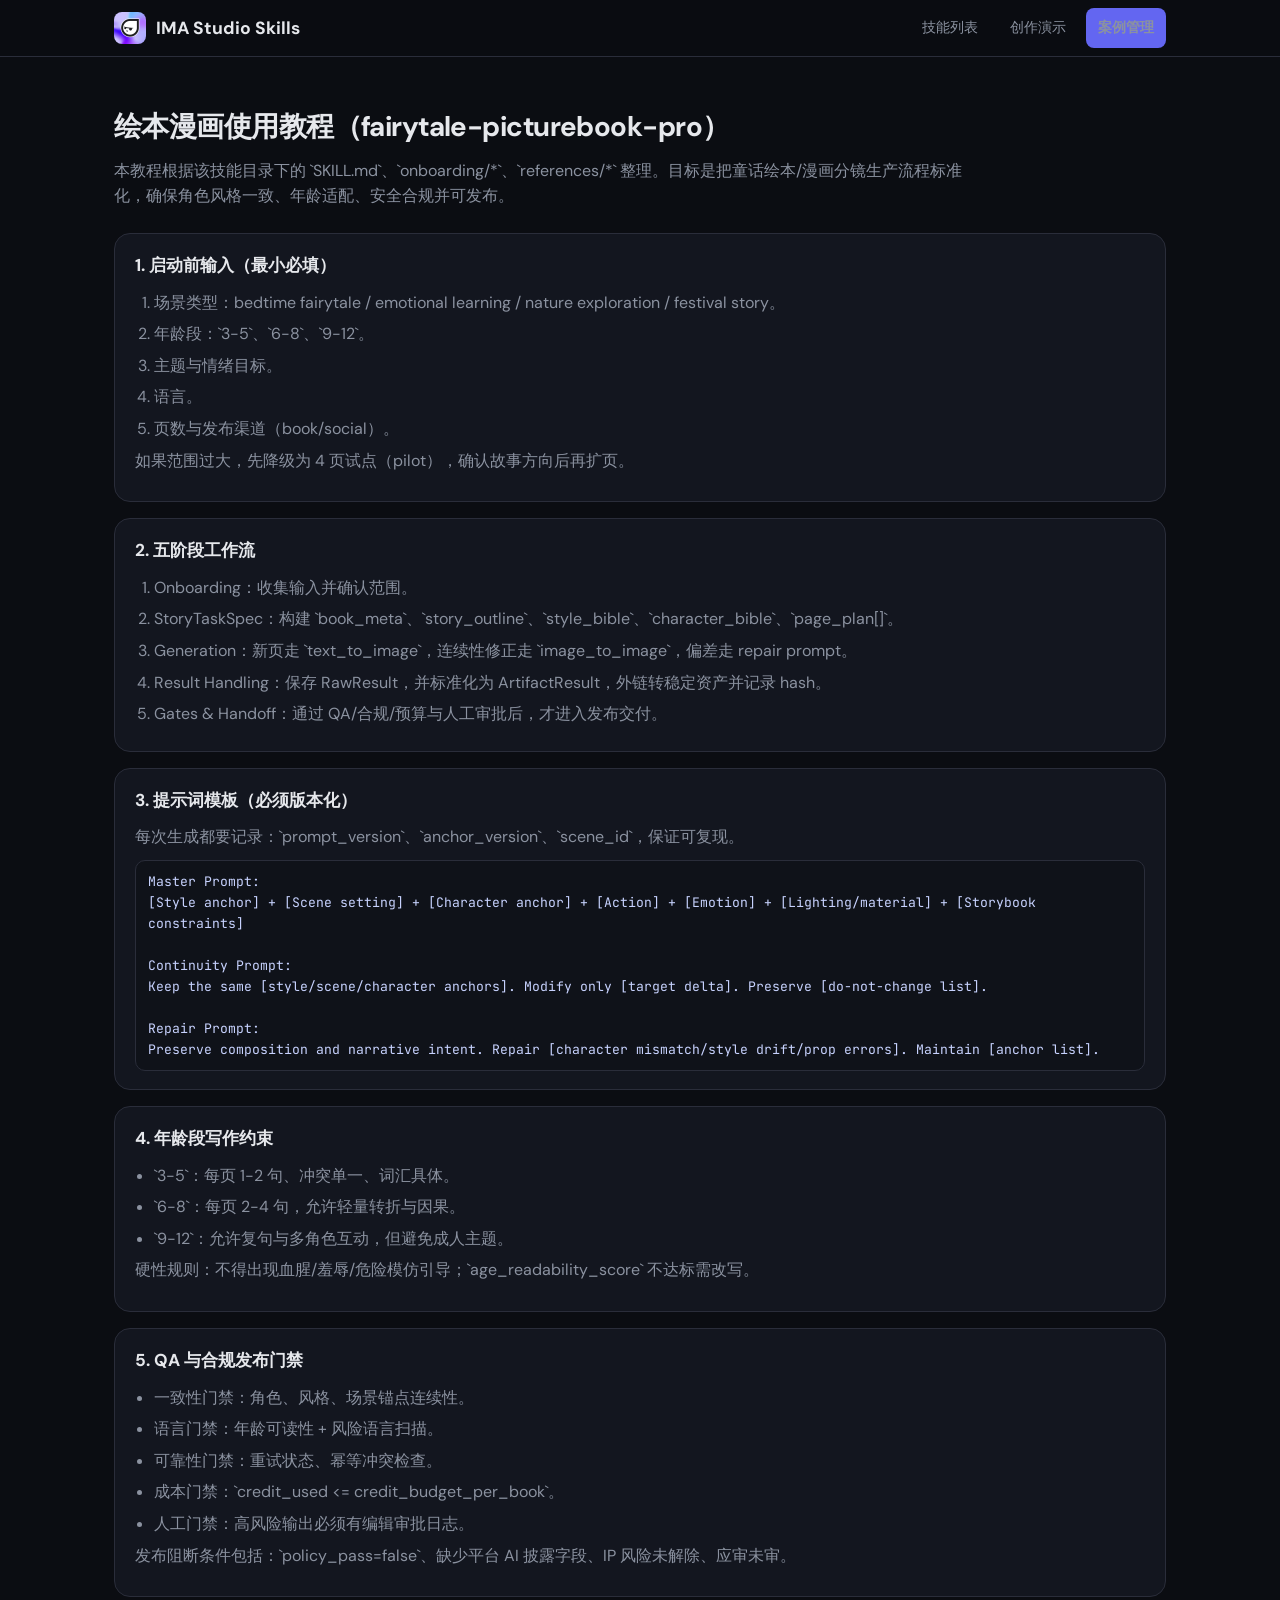
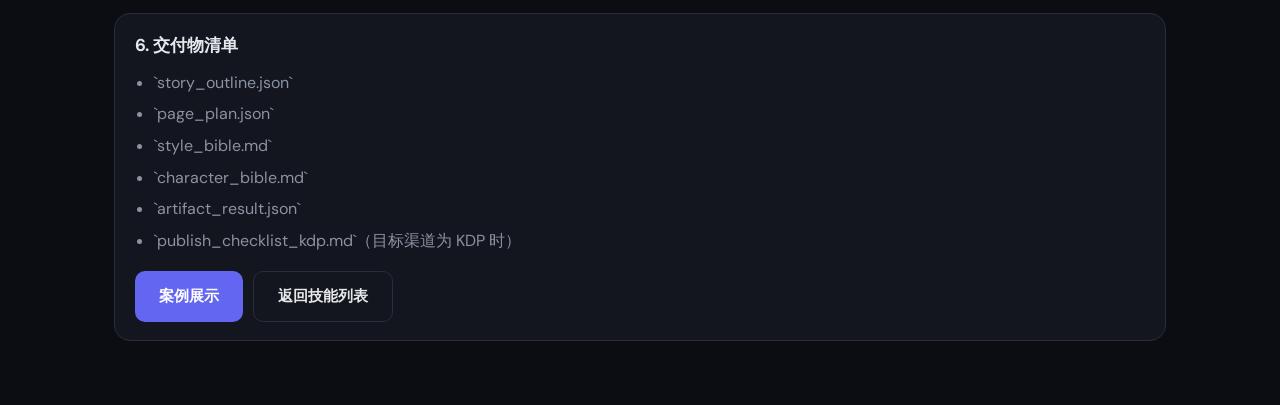
<file: demos/fairytale-picturebook-pro-tutorial.html>
<!DOCTYPE html>
<html lang="zh-CN">
<head>
  <meta charset="UTF-8" />
  <meta name="viewport" content="width=device-width, initial-scale=1.0" />
  <meta name="description" content="fairytale-picturebook-pro 使用教程：从输入收集、故事规划、提示词版本化到 QA/合规发布门禁。" />
  <title>绘本漫画使用教程 - fairytale-picturebook-pro</title>
  <link rel="canonical" href="https://imastuido.github.io/ima-skills-pages/demos/fairytale-picturebook-pro-tutorial.html" />
  <link rel="icon" href="../assets/images/logo.png" type="image/png" />
  <link rel="preconnect" href="https://fonts.googleapis.com" />
  <link rel="preconnect" href="https://fonts.gstatic.com" crossorigin />
  <link href="https://fonts.googleapis.com/css2?family=DM+Sans:wght@400;600;700&family=JetBrains+Mono:wght@400;500&display=swap" rel="stylesheet" />
  <link rel="stylesheet" href="../assets/css/style.css" />
  <style>
    .tutorial-wrap { padding: 48px 0 64px; }
    .tutorial-lead { color: var(--text-muted); max-width: 860px; margin: 0 0 24px; }
    .tutorial-grid { display: grid; gap: 16px; }
    .tutorial-card {
      background: var(--bg-card);
      border: 1px solid var(--border);
      border-radius: var(--radius-lg);
      padding: 18px 20px;
    }
    .tutorial-card h2 { margin: 0 0 10px; font-size: 1.08rem; }
    .tutorial-card p { margin: 0 0 10px; color: var(--text-muted); }
    .tutorial-card ul, .tutorial-card ol { margin: 0; padding-left: 1.2rem; color: var(--text-muted); }
    .tutorial-card li { margin: 6px 0; }
    .tutorial-code {
      font-family: var(--font-mono);
      font-size: 0.82rem;
      background: #0f1219;
      border: 1px solid var(--border);
      border-radius: 10px;
      color: #c7d2fe;
      padding: 10px 12px;
      white-space: pre-wrap;
      margin-top: 10px;
    }
    .tutorial-cta {
      margin-top: 18px;
      display: flex;
      flex-wrap: wrap;
      gap: 10px;
    }
  </style>
</head>
<body>
  <nav class="nav">
    <div class="container nav-inner">
      <a href="../" class="nav-brand">
        <img src="../assets/images/logo.png" alt="IMA Studio" class="nav-logo" width="32" height="32" />
        <span>IMA Studio Skills</span>
      </a>
      <div class="nav-links">
        <a href="../index.html#skills">技能列表</a>
        <a href="./index.html">创作演示</a>
        <a href="../manage.html" class="btn btn-primary">案例管理</a>
      </div>
    </div>
  </nav>

  <main class="tutorial-wrap">
    <div class="container">
      <h1 class="section-title">绘本漫画使用教程（fairytale-picturebook-pro）</h1>
      <p class="tutorial-lead">本教程根据该技能目录下的 `SKILL.md`、`onboarding/*`、`references/*` 整理。目标是把童话绘本/漫画分镜生产流程标准化，确保角色风格一致、年龄适配、安全合规并可发布。</p>

      <div class="tutorial-grid">
        <section class="tutorial-card">
          <h2>1. 启动前输入（最小必填）</h2>
          <ol>
            <li>场景类型：bedtime fairytale / emotional learning / nature exploration / festival story。</li>
            <li>年龄段：`3-5`、`6-8`、`9-12`。</li>
            <li>主题与情绪目标。</li>
            <li>语言。</li>
            <li>页数与发布渠道（book/social）。</li>
          </ol>
          <p>如果范围过大，先降级为 4 页试点（pilot），确认故事方向后再扩页。</p>
        </section>

        <section class="tutorial-card">
          <h2>2. 五阶段工作流</h2>
          <ol>
            <li>Onboarding：收集输入并确认范围。</li>
            <li>StoryTaskSpec：构建 `book_meta`、`story_outline`、`style_bible`、`character_bible`、`page_plan[]`。</li>
            <li>Generation：新页走 `text_to_image`，连续性修正走 `image_to_image`，偏差走 repair prompt。</li>
            <li>Result Handling：保存 RawResult，并标准化为 ArtifactResult，外链转稳定资产并记录 hash。</li>
            <li>Gates & Handoff：通过 QA/合规/预算与人工审批后，才进入发布交付。</li>
          </ol>
        </section>

        <section class="tutorial-card">
          <h2>3. 提示词模板（必须版本化）</h2>
          <p>每次生成都要记录：`prompt_version`、`anchor_version`、`scene_id`，保证可复现。</p>
          <div class="tutorial-code">Master Prompt:
[Style anchor] + [Scene setting] + [Character anchor] + [Action] + [Emotion] + [Lighting/material] + [Storybook constraints]

Continuity Prompt:
Keep the same [style/scene/character anchors]. Modify only [target delta]. Preserve [do-not-change list].

Repair Prompt:
Preserve composition and narrative intent. Repair [character mismatch/style drift/prop errors]. Maintain [anchor list].</div>
        </section>

        <section class="tutorial-card">
          <h2>4. 年龄段写作约束</h2>
          <ul>
            <li>`3-5`：每页 1-2 句、冲突单一、词汇具体。</li>
            <li>`6-8`：每页 2-4 句，允许轻量转折与因果。</li>
            <li>`9-12`：允许复句与多角色互动，但避免成人主题。</li>
          </ul>
          <p>硬性规则：不得出现血腥/羞辱/危险模仿引导；`age_readability_score` 不达标需改写。</p>
        </section>

        <section class="tutorial-card">
          <h2>5. QA 与合规发布门禁</h2>
          <ul>
            <li>一致性门禁：角色、风格、场景锚点连续性。</li>
            <li>语言门禁：年龄可读性 + 风险语言扫描。</li>
            <li>可靠性门禁：重试状态、幂等冲突检查。</li>
            <li>成本门禁：`credit_used <= credit_budget_per_book`。</li>
            <li>人工门禁：高风险输出必须有编辑审批日志。</li>
          </ul>
          <p>发布阻断条件包括：`policy_pass=false`、缺少平台 AI 披露字段、IP 风险未解除、应审未审。</p>
        </section>

        <section class="tutorial-card">
          <h2>6. 交付物清单</h2>
          <ul>
            <li>`story_outline.json`</li>
            <li>`page_plan.json`</li>
            <li>`style_bible.md`</li>
            <li>`character_bible.md`</li>
            <li>`artifact_result.json`</li>
            <li>`publish_checklist_kdp.md`（目标渠道为 KDP 时）</li>
          </ul>
          <div class="tutorial-cta">
            <a href="./brave-bunny.html" class="btn btn-primary">案例展示</a>
            <a href="../index.html#skills" class="btn btn-secondary">返回技能列表</a>
          </div>
        </section>
      </div>
    </div>
  </main>
</body>
</html>
</file>
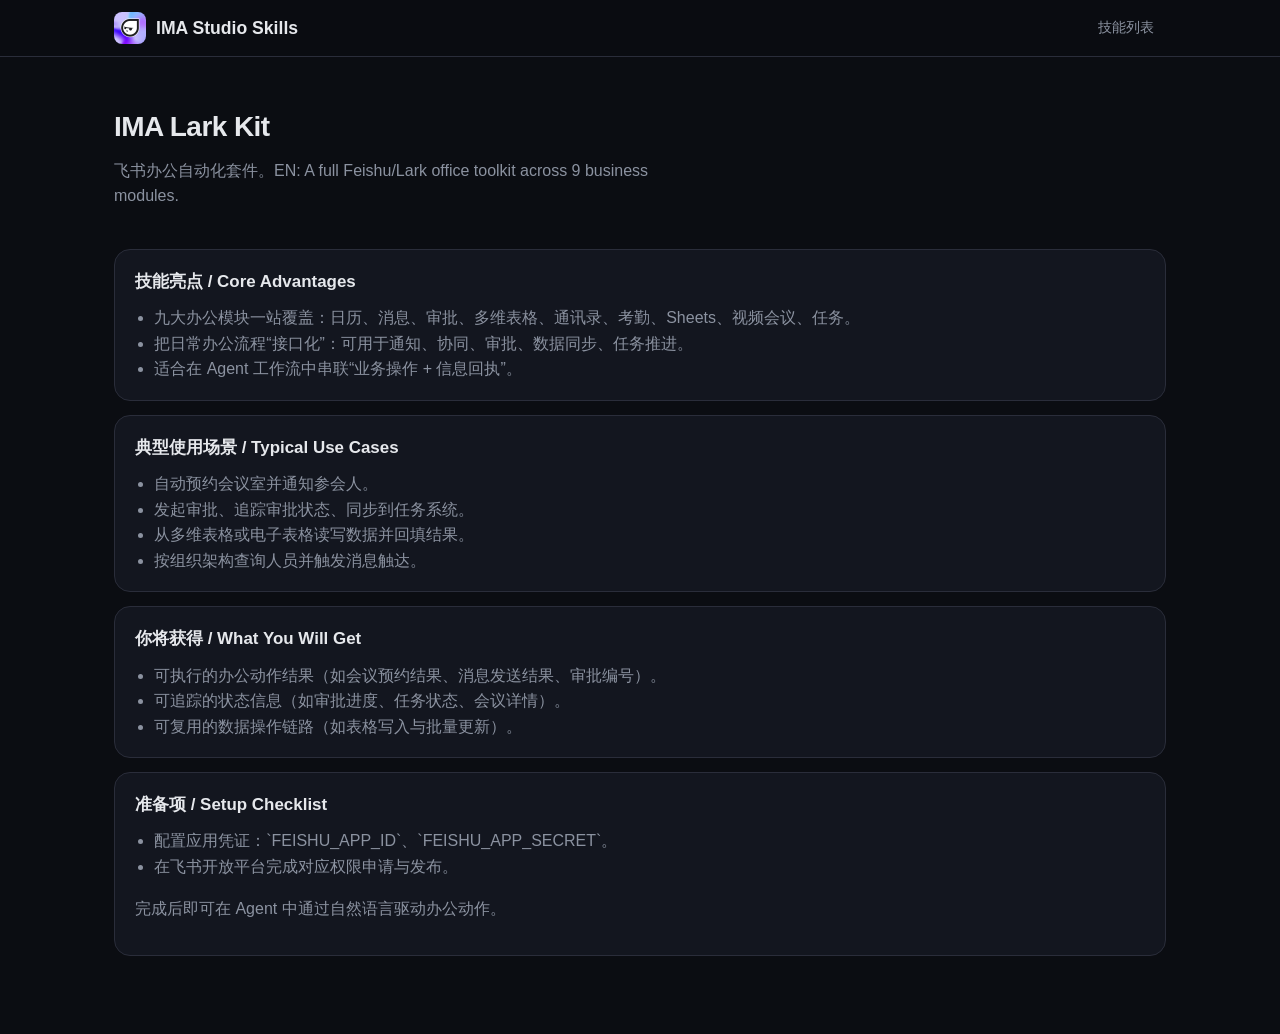
<file: demos/ima-lark-kit-tutorial.html>
<!DOCTYPE html>
<html lang="zh-CN">
<head>
  <meta charset="UTF-8" />
  <meta name="viewport" content="width=device-width, initial-scale=1.0" />
  <meta name="description" content="IMA Lark Kit 教程：飞书办公自动化九大模块能力与典型落地场景。" />
  <title>IMA Lark Kit 教程</title>
  <link rel="icon" href="../assets/images/logo.png" type="image/png" />
  <link rel="stylesheet" href="../assets/css/style.css" />
  <style>
    .tutorial-wrap { padding: 48px 0 64px; }
    .tutorial-card { background: var(--bg-card); border: 1px solid var(--border); border-radius: var(--radius-lg); padding: 18px 20px; margin-bottom: 14px; }
    .tutorial-card h2 { margin: 0 0 10px; font-size: 1.06rem; }
    .tutorial-card p, .tutorial-card li { color: var(--text-muted); }
    .tutorial-card ul { margin: 0; padding-left: 1.2rem; }
  </style>
</head>
<body>
  <nav class="nav"><div class="container nav-inner"><a href="../index.html" class="nav-brand"><img src="../assets/images/logo.png" alt="IMA" class="nav-logo" /><span>IMA Studio Skills</span></a><div class="nav-links"><a href="../index.html#skills">技能列表</a></div></div></nav>
  <main class="tutorial-wrap"><div class="container">
    <h1 class="section-title">IMA Lark Kit</h1>
    <p class="section-subtitle">飞书办公自动化套件。EN: A full Feishu/Lark office toolkit across 9 business modules.</p>

    <section class="tutorial-card">
      <h2>技能亮点 / Core Advantages</h2>
      <ul>
        <li>九大办公模块一站覆盖：日历、消息、审批、多维表格、通讯录、考勤、Sheets、视频会议、任务。</li>
        <li>把日常办公流程“接口化”：可用于通知、协同、审批、数据同步、任务推进。</li>
        <li>适合在 Agent 工作流中串联“业务操作 + 信息回执”。</li>
      </ul>
    </section>

    <section class="tutorial-card">
      <h2>典型使用场景 / Typical Use Cases</h2>
      <ul>
        <li>自动预约会议室并通知参会人。</li>
        <li>发起审批、追踪审批状态、同步到任务系统。</li>
        <li>从多维表格或电子表格读写数据并回填结果。</li>
        <li>按组织架构查询人员并触发消息触达。</li>
      </ul>
    </section>

    <section class="tutorial-card">
      <h2>你将获得 / What You Will Get</h2>
      <ul>
        <li>可执行的办公动作结果（如会议预约结果、消息发送结果、审批编号）。</li>
        <li>可追踪的状态信息（如审批进度、任务状态、会议详情）。</li>
        <li>可复用的数据操作链路（如表格写入与批量更新）。</li>
      </ul>
    </section>

    <section class="tutorial-card">
      <h2>准备项 / Setup Checklist</h2>
      <ul>
        <li>配置应用凭证：`FEISHU_APP_ID`、`FEISHU_APP_SECRET`。</li>
        <li>在飞书开放平台完成对应权限申请与发布。</li>
      </ul>
      <p>完成后即可在 Agent 中通过自然语言驱动办公动作。</p>
    </section>
  </div></main>
</body>
</html>
</file>
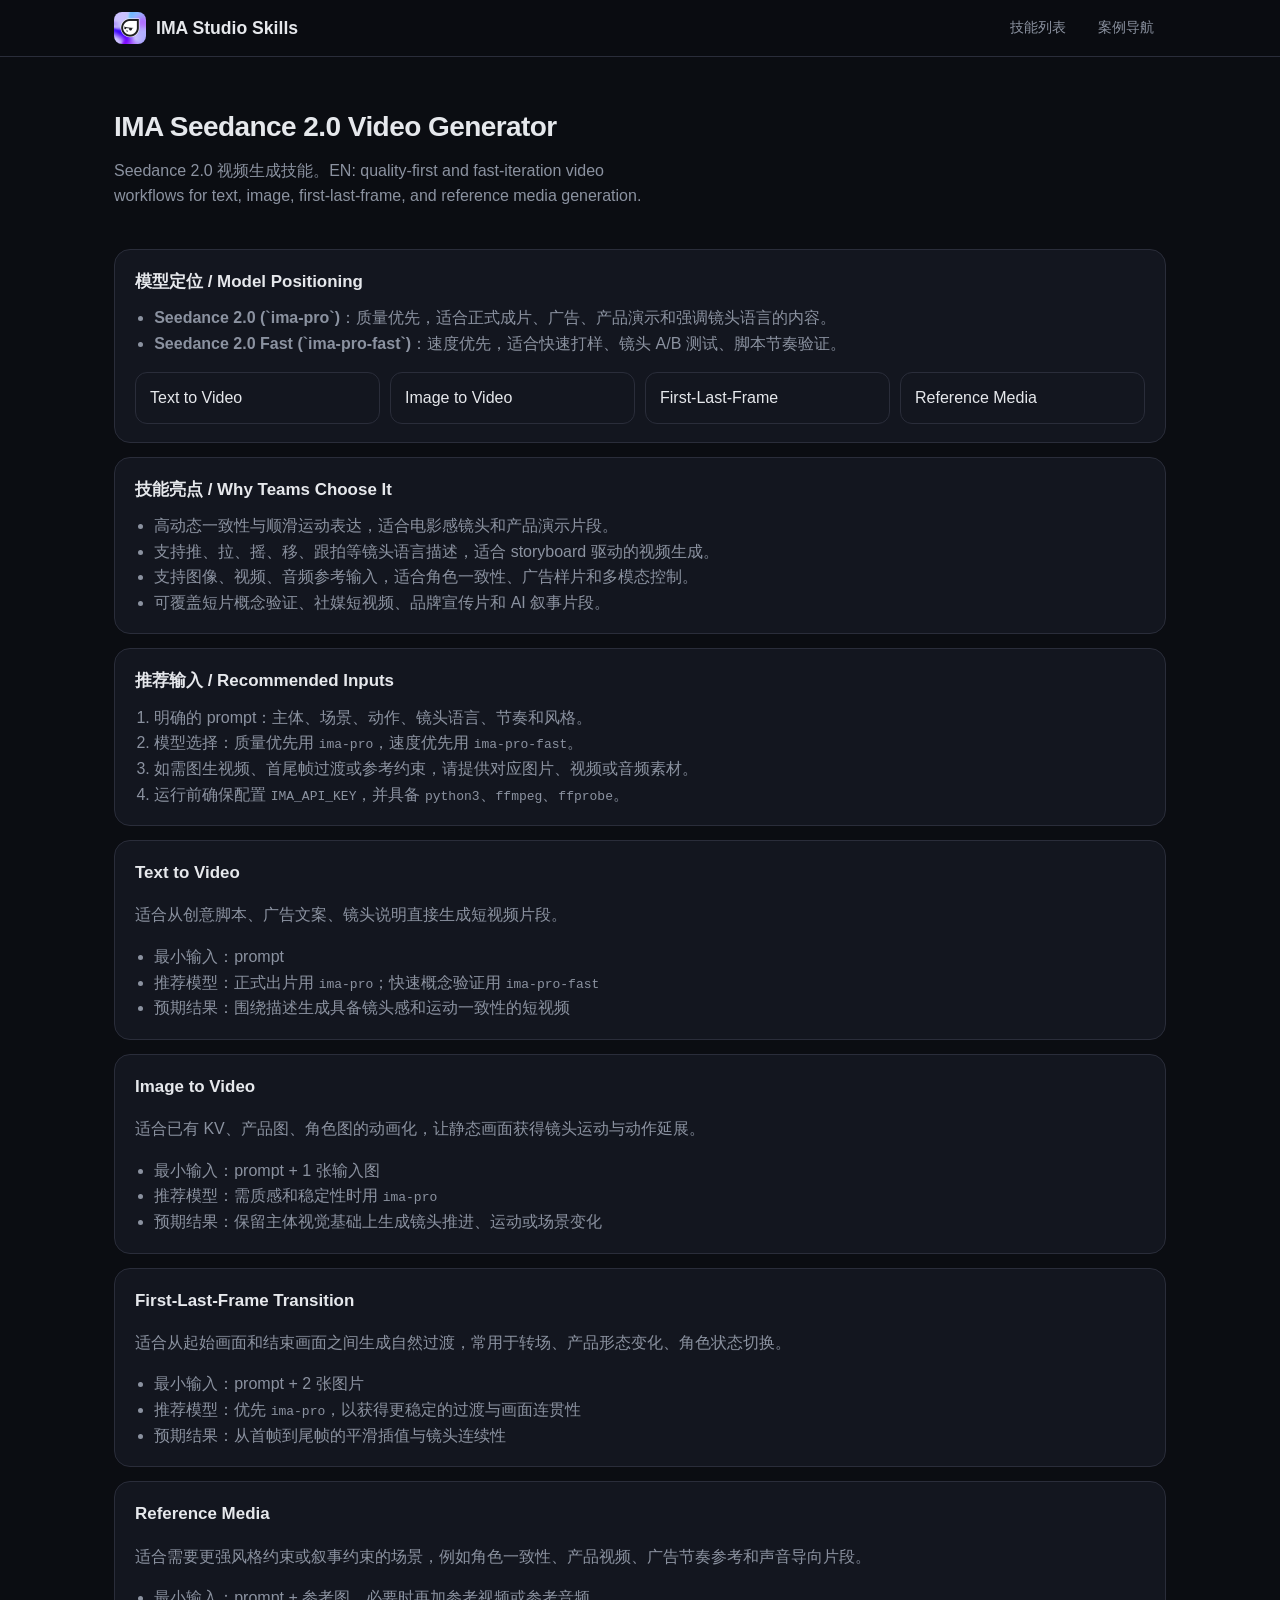
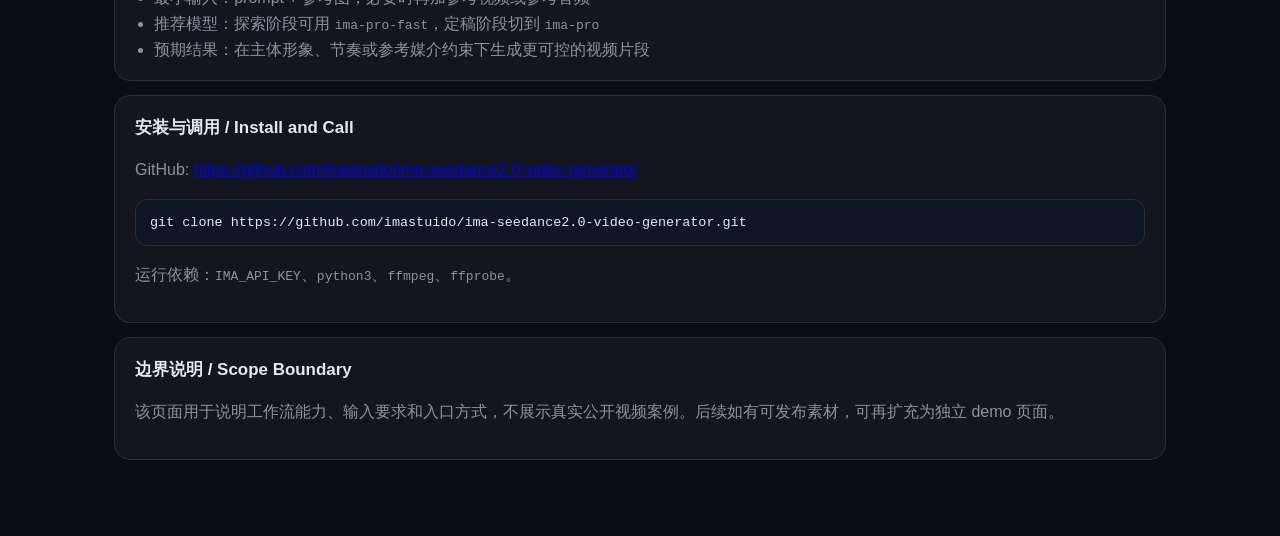
<file: demos/ima-seedance2-video-generator-tutorial.html>
<!DOCTYPE html>
<html lang="zh-CN">
<head>
  <meta charset="UTF-8" />
  <meta name="viewport" content="width=device-width, initial-scale=1.0" />
  <meta name="description" content="IMA Seedance 2.0 Video Generator 教程：文生视频、图生视频、首尾帧过渡与多模态参考视频工作流。" />
  <title>IMA Seedance 2.0 Video Generator 教程</title>
  <link rel="icon" href="../assets/images/logo.png" type="image/png" />
  <link rel="stylesheet" href="../assets/css/style.css" />
  <style>
    .tutorial-wrap { padding: 48px 0 64px; }
    .tutorial-card { background: var(--bg-card); border: 1px solid var(--border); border-radius: var(--radius-lg); padding: 18px 20px; margin-bottom: 14px; }
    .tutorial-card h2 { margin: 0 0 10px; font-size: 1.06rem; }
    .tutorial-card p, .tutorial-card li { color: var(--text-muted); }
    .tutorial-card ul, .tutorial-card ol { margin: 0; padding-left: 1.2rem; }
    .tutorial-anchor-list { display: grid; grid-template-columns: repeat(auto-fit, minmax(220px, 1fr)); gap: 10px; margin-top: 16px; }
    .tutorial-anchor-list a { display: block; text-decoration: none; border: 1px solid var(--border); border-radius: 12px; padding: 12px 14px; color: var(--text); background: var(--bg-card); }
    .tutorial-anchor-list a:hover { border-color: var(--accent); color: var(--accent); }
    .tutorial-code { font-family: var(--font-mono); font-size: 0.84rem; white-space: pre-wrap; word-break: break-word; background: rgba(15, 23, 42, 0.55); border: 1px solid var(--border); border-radius: 12px; padding: 12px 14px; color: #dbeafe; }
  </style>
</head>
<body>
  <nav class="nav"><div class="container nav-inner"><a href="../index.html" class="nav-brand"><img src="../assets/images/logo.png" alt="IMA" class="nav-logo" /><span>IMA Studio Skills</span></a><div class="nav-links"><a href="../index.html#skills">技能列表</a><a href="../manage.html">案例导航</a></div></div></nav>
  <main class="tutorial-wrap"><div class="container">
    <h1 class="section-title">IMA Seedance 2.0 Video Generator</h1>
    <p class="section-subtitle">Seedance 2.0 视频生成技能。EN: quality-first and fast-iteration video workflows for text, image, first-last-frame, and reference media generation.</p>

    <section class="tutorial-card">
      <h2>模型定位 / Model Positioning</h2>
      <ul>
        <li><strong>Seedance 2.0 (`ima-pro`)</strong>：质量优先，适合正式成片、广告、产品演示和强调镜头语言的内容。</li>
        <li><strong>Seedance 2.0 Fast (`ima-pro-fast`)</strong>：速度优先，适合快速打样、镜头 A/B 测试、脚本节奏验证。</li>
      </ul>
      <div class="tutorial-anchor-list">
        <a href="#text-to-video">Text to Video</a>
        <a href="#image-to-video">Image to Video</a>
        <a href="#first-last-frame">First-Last-Frame</a>
        <a href="#reference-media">Reference Media</a>
      </div>
    </section>

    <section class="tutorial-card">
      <h2>技能亮点 / Why Teams Choose It</h2>
      <ul>
        <li>高动态一致性与顺滑运动表达，适合电影感镜头和产品演示片段。</li>
        <li>支持推、拉、摇、移、跟拍等镜头语言描述，适合 storyboard 驱动的视频生成。</li>
        <li>支持图像、视频、音频参考输入，适合角色一致性、广告样片和多模态控制。</li>
        <li>可覆盖短片概念验证、社媒短视频、品牌宣传片和 AI 叙事片段。</li>
      </ul>
    </section>

    <section class="tutorial-card">
      <h2>推荐输入 / Recommended Inputs</h2>
      <ol>
        <li>明确的 prompt：主体、场景、动作、镜头语言、节奏和风格。</li>
        <li>模型选择：质量优先用 <code>ima-pro</code>，速度优先用 <code>ima-pro-fast</code>。</li>
        <li>如需图生视频、首尾帧过渡或参考约束，请提供对应图片、视频或音频素材。</li>
        <li>运行前确保配置 <code>IMA_API_KEY</code>，并具备 <code>python3</code>、<code>ffmpeg</code>、<code>ffprobe</code>。</li>
      </ol>
    </section>

    <section id="text-to-video" class="tutorial-card">
      <h2>Text to Video</h2>
      <p>适合从创意脚本、广告文案、镜头说明直接生成短视频片段。</p>
      <ul>
        <li>最小输入：prompt</li>
        <li>推荐模型：正式出片用 <code>ima-pro</code>；快速概念验证用 <code>ima-pro-fast</code></li>
        <li>预期结果：围绕描述生成具备镜头感和运动一致性的短视频</li>
      </ul>
    </section>

    <section id="image-to-video" class="tutorial-card">
      <h2>Image to Video</h2>
      <p>适合已有 KV、产品图、角色图的动画化，让静态画面获得镜头运动与动作延展。</p>
      <ul>
        <li>最小输入：prompt + 1 张输入图</li>
        <li>推荐模型：需质感和稳定性时用 <code>ima-pro</code></li>
        <li>预期结果：保留主体视觉基础上生成镜头推进、运动或场景变化</li>
      </ul>
    </section>

    <section id="first-last-frame" class="tutorial-card">
      <h2>First-Last-Frame Transition</h2>
      <p>适合从起始画面和结束画面之间生成自然过渡，常用于转场、产品形态变化、角色状态切换。</p>
      <ul>
        <li>最小输入：prompt + 2 张图片</li>
        <li>推荐模型：优先 <code>ima-pro</code>，以获得更稳定的过渡与画面连贯性</li>
        <li>预期结果：从首帧到尾帧的平滑插值与镜头连续性</li>
      </ul>
    </section>

    <section id="reference-media" class="tutorial-card">
      <h2>Reference Media</h2>
      <p>适合需要更强风格约束或叙事约束的场景，例如角色一致性、产品视频、广告节奏参考和声音导向片段。</p>
      <ul>
        <li>最小输入：prompt + 参考图，必要时再加参考视频或参考音频</li>
        <li>推荐模型：探索阶段可用 <code>ima-pro-fast</code>，定稿阶段切到 <code>ima-pro</code></li>
        <li>预期结果：在主体形象、节奏或参考媒介约束下生成更可控的视频片段</li>
      </ul>
    </section>

    <section class="tutorial-card">
      <h2>安装与调用 / Install and Call</h2>
      <p>GitHub: <a href="https://github.com/imastuido/ima-seedance2.0-video-generator">https://github.com/imastuido/ima-seedance2.0-video-generator</a></p>
      <div class="tutorial-code">git clone https://github.com/imastuido/ima-seedance2.0-video-generator.git</div>
      <p>运行依赖：<code>IMA_API_KEY</code>、<code>python3</code>、<code>ffmpeg</code>、<code>ffprobe</code>。</p>
    </section>

    <section class="tutorial-card">
      <h2>边界说明 / Scope Boundary</h2>
      <p>该页面用于说明工作流能力、输入要求和入口方式，不展示真实公开视频案例。后续如有可发布素材，可再扩充为独立 demo 页面。</p>
    </section>
  </div></main>
</body>
</html>
</file>
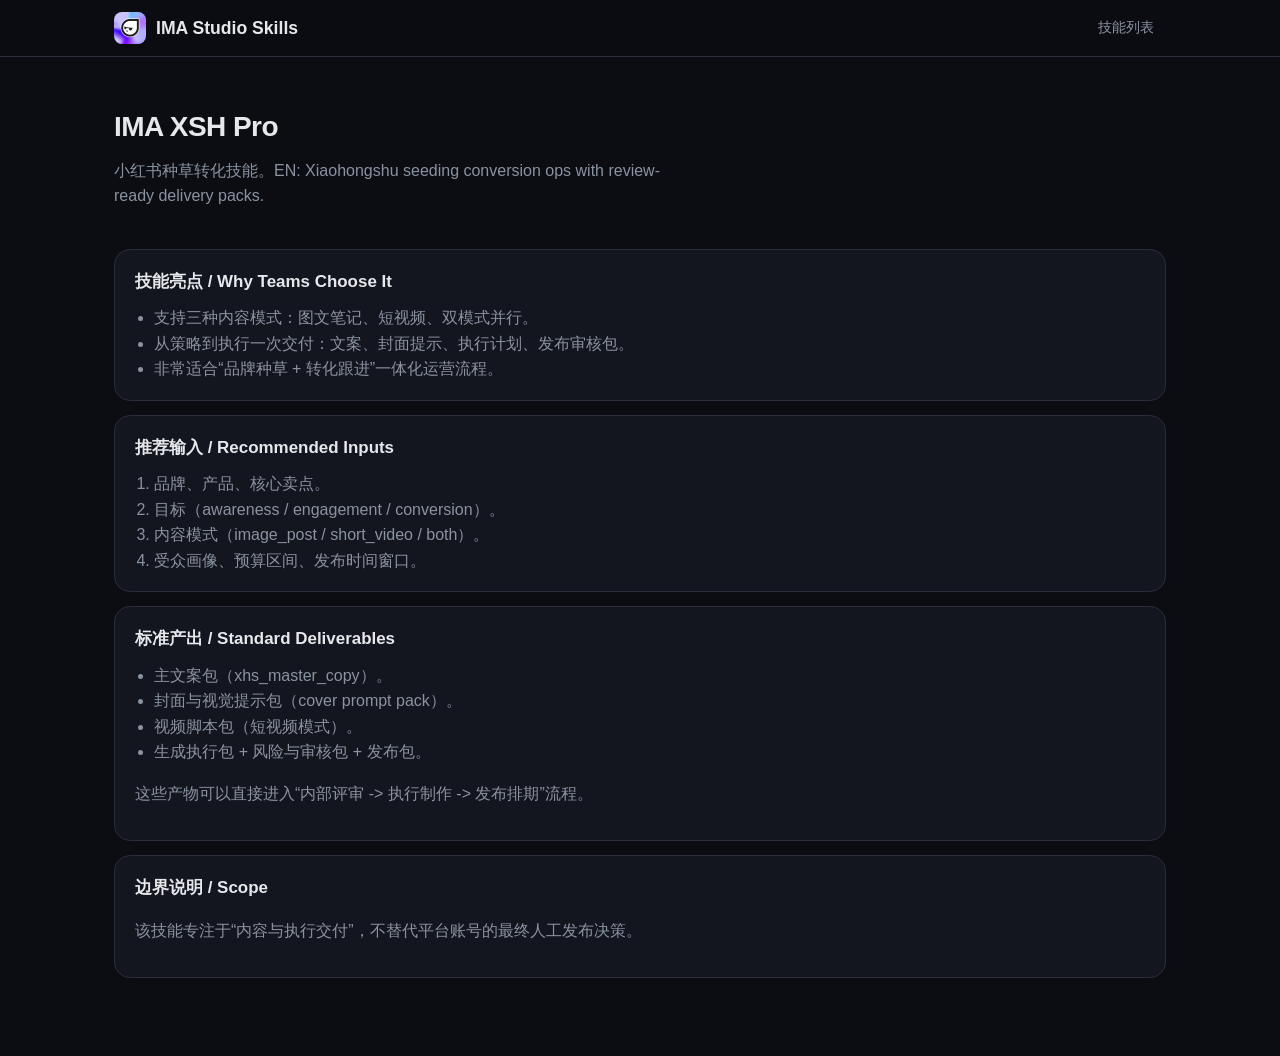
<file: demos/ima-xsh-pro-tutorial.html>
<!DOCTYPE html>
<html lang="zh-CN">
<head>
  <meta charset="UTF-8" />
  <meta name="viewport" content="width=device-width, initial-scale=1.0" />
  <meta name="description" content="IMA XSH Pro 教程：小红书内容生产、种草转化与发布前审核交付。" />
  <title>IMA XSH Pro 教程</title>
  <link rel="icon" href="../assets/images/logo.png" type="image/png" />
  <link rel="stylesheet" href="../assets/css/style.css" />
  <style>
    .tutorial-wrap { padding: 48px 0 64px; }
    .tutorial-card { background: var(--bg-card); border: 1px solid var(--border); border-radius: var(--radius-lg); padding: 18px 20px; margin-bottom: 14px; }
    .tutorial-card h2 { margin: 0 0 10px; font-size: 1.06rem; }
    .tutorial-card p, .tutorial-card li { color: var(--text-muted); }
    .tutorial-card ul, .tutorial-card ol { margin: 0; padding-left: 1.2rem; }
  </style>
</head>
<body>
  <nav class="nav"><div class="container nav-inner"><a href="../index.html" class="nav-brand"><img src="../assets/images/logo.png" alt="IMA" class="nav-logo" /><span>IMA Studio Skills</span></a><div class="nav-links"><a href="../index.html#skills">技能列表</a></div></div></nav>
  <main class="tutorial-wrap"><div class="container">
    <h1 class="section-title">IMA XSH Pro</h1>
    <p class="section-subtitle">小红书种草转化技能。EN: Xiaohongshu seeding conversion ops with review-ready delivery packs.</p>

    <section class="tutorial-card">
      <h2>技能亮点 / Why Teams Choose It</h2>
      <ul>
        <li>支持三种内容模式：图文笔记、短视频、双模式并行。</li>
        <li>从策略到执行一次交付：文案、封面提示、执行计划、发布审核包。</li>
        <li>非常适合“品牌种草 + 转化跟进”一体化运营流程。</li>
      </ul>
    </section>

    <section class="tutorial-card">
      <h2>推荐输入 / Recommended Inputs</h2>
      <ol>
        <li>品牌、产品、核心卖点。</li>
        <li>目标（awareness / engagement / conversion）。</li>
        <li>内容模式（image_post / short_video / both）。</li>
        <li>受众画像、预算区间、发布时间窗口。</li>
      </ol>
    </section>

    <section class="tutorial-card">
      <h2>标准产出 / Standard Deliverables</h2>
      <ul>
        <li>主文案包（xhs_master_copy）。</li>
        <li>封面与视觉提示包（cover prompt pack）。</li>
        <li>视频脚本包（短视频模式）。</li>
        <li>生成执行包 + 风险与审核包 + 发布包。</li>
      </ul>
      <p>这些产物可以直接进入“内部评审 -> 执行制作 -> 发布排期”流程。</p>
    </section>

    <section class="tutorial-card">
      <h2>边界说明 / Scope</h2>
      <p>该技能专注于“内容与执行交付”，不替代平台账号的最终人工发布决策。</p>
    </section>
  </div></main>
</body>
</html>
</file>
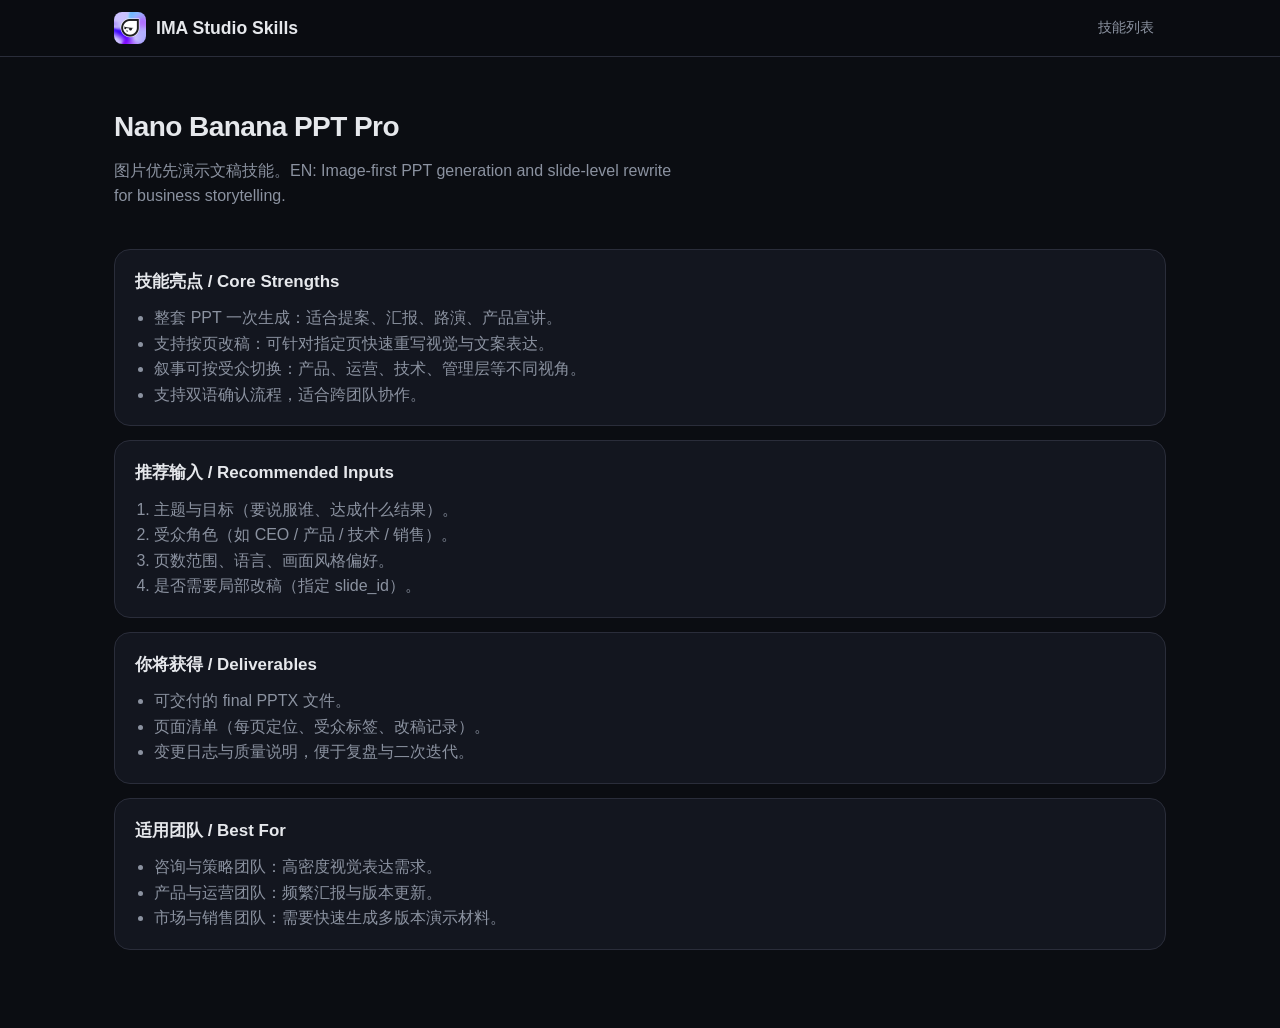
<file: demos/nano-banana-ppt-pro-tutorial.html>
<!DOCTYPE html>
<html lang="zh-CN">
<head>
  <meta charset="UTF-8" />
  <meta name="viewport" content="width=device-width, initial-scale=1.0" />
  <meta name="description" content="Nano Banana PPT Pro 教程：高质感图片优先 PPT 生成与快速改稿。" />
  <title>Nano Banana PPT Pro 教程</title>
  <link rel="icon" href="../assets/images/logo.png" type="image/png" />
  <link rel="stylesheet" href="../assets/css/style.css" />
  <style>
    .tutorial-wrap { padding: 48px 0 64px; }
    .tutorial-card { background: var(--bg-card); border: 1px solid var(--border); border-radius: var(--radius-lg); padding: 18px 20px; margin-bottom: 14px; }
    .tutorial-card h2 { margin: 0 0 10px; font-size: 1.06rem; }
    .tutorial-card p, .tutorial-card li { color: var(--text-muted); }
    .tutorial-card ul, .tutorial-card ol { margin: 0; padding-left: 1.2rem; }
  </style>
</head>
<body>
  <nav class="nav"><div class="container nav-inner"><a href="../index.html" class="nav-brand"><img src="../assets/images/logo.png" alt="IMA" class="nav-logo" /><span>IMA Studio Skills</span></a><div class="nav-links"><a href="../index.html#skills">技能列表</a></div></div></nav>
  <main class="tutorial-wrap"><div class="container">
    <h1 class="section-title">Nano Banana PPT Pro</h1>
    <p class="section-subtitle">图片优先演示文稿技能。EN: Image-first PPT generation and slide-level rewrite for business storytelling.</p>

    <section class="tutorial-card">
      <h2>技能亮点 / Core Strengths</h2>
      <ul>
        <li>整套 PPT 一次生成：适合提案、汇报、路演、产品宣讲。</li>
        <li>支持按页改稿：可针对指定页快速重写视觉与文案表达。</li>
        <li>叙事可按受众切换：产品、运营、技术、管理层等不同视角。</li>
        <li>支持双语确认流程，适合跨团队协作。</li>
      </ul>
    </section>

    <section class="tutorial-card">
      <h2>推荐输入 / Recommended Inputs</h2>
      <ol>
        <li>主题与目标（要说服谁、达成什么结果）。</li>
        <li>受众角色（如 CEO / 产品 / 技术 / 销售）。</li>
        <li>页数范围、语言、画面风格偏好。</li>
        <li>是否需要局部改稿（指定 slide_id）。</li>
      </ol>
    </section>

    <section class="tutorial-card">
      <h2>你将获得 / Deliverables</h2>
      <ul>
        <li>可交付的 final PPTX 文件。</li>
        <li>页面清单（每页定位、受众标签、改稿记录）。</li>
        <li>变更日志与质量说明，便于复盘与二次迭代。</li>
      </ul>
    </section>

    <section class="tutorial-card">
      <h2>适用团队 / Best For</h2>
      <ul>
        <li>咨询与策略团队：高密度视觉表达需求。</li>
        <li>产品与运营团队：频繁汇报与版本更新。</li>
        <li>市场与销售团队：需要快速生成多版本演示材料。</li>
      </ul>
    </section>
  </div></main>
</body>
</html>
</file>
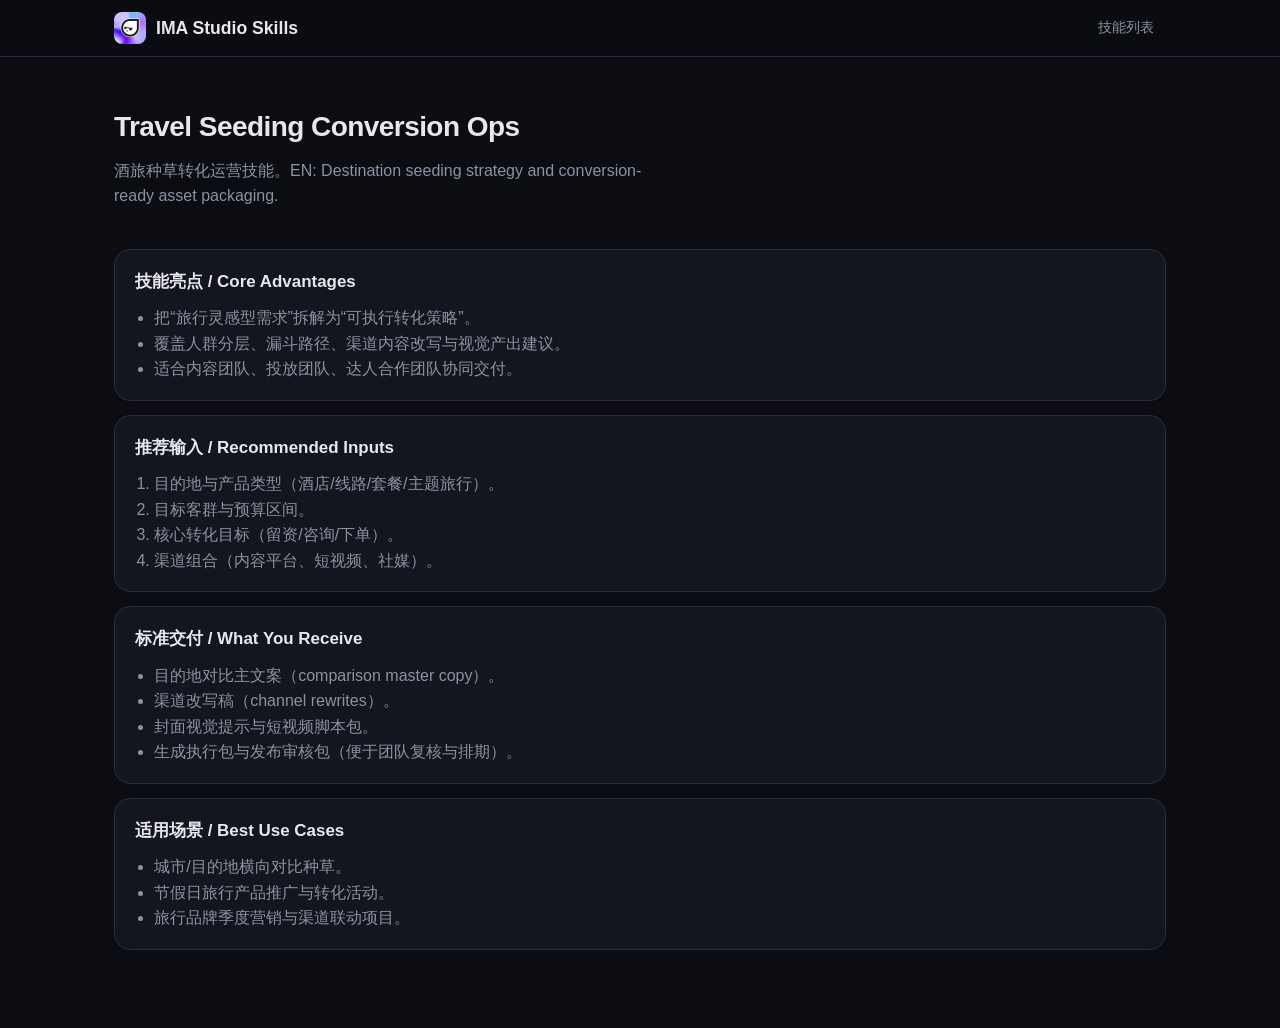
<file: demos/travel-seeding-conversion-ops-tutorial.html>
<!DOCTYPE html>
<html lang="zh-CN">
<head>
  <meta charset="UTF-8" />
  <meta name="viewport" content="width=device-width, initial-scale=1.0" />
  <meta name="description" content="Travel Seeding Conversion Ops 教程：酒旅种草转化策略设计与多渠道交付。" />
  <title>Travel Seeding Conversion Ops 教程</title>
  <link rel="icon" href="../assets/images/logo.png" type="image/png" />
  <link rel="stylesheet" href="../assets/css/style.css" />
  <style>
    .tutorial-wrap { padding: 48px 0 64px; }
    .tutorial-card { background: var(--bg-card); border: 1px solid var(--border); border-radius: var(--radius-lg); padding: 18px 20px; margin-bottom: 14px; }
    .tutorial-card h2 { margin: 0 0 10px; font-size: 1.06rem; }
    .tutorial-card p, .tutorial-card li { color: var(--text-muted); }
    .tutorial-card ul, .tutorial-card ol { margin: 0; padding-left: 1.2rem; }
  </style>
</head>
<body>
  <nav class="nav"><div class="container nav-inner"><a href="../index.html" class="nav-brand"><img src="../assets/images/logo.png" alt="IMA" class="nav-logo" /><span>IMA Studio Skills</span></a><div class="nav-links"><a href="../index.html#skills">技能列表</a></div></div></nav>
  <main class="tutorial-wrap"><div class="container">
    <h1 class="section-title">Travel Seeding Conversion Ops</h1>
    <p class="section-subtitle">酒旅种草转化运营技能。EN: Destination seeding strategy and conversion-ready asset packaging.</p>

    <section class="tutorial-card">
      <h2>技能亮点 / Core Advantages</h2>
      <ul>
        <li>把“旅行灵感型需求”拆解为“可执行转化策略”。</li>
        <li>覆盖人群分层、漏斗路径、渠道内容改写与视觉产出建议。</li>
        <li>适合内容团队、投放团队、达人合作团队协同交付。</li>
      </ul>
    </section>

    <section class="tutorial-card">
      <h2>推荐输入 / Recommended Inputs</h2>
      <ol>
        <li>目的地与产品类型（酒店/线路/套餐/主题旅行）。</li>
        <li>目标客群与预算区间。</li>
        <li>核心转化目标（留资/咨询/下单）。</li>
        <li>渠道组合（内容平台、短视频、社媒）。</li>
      </ol>
    </section>

    <section class="tutorial-card">
      <h2>标准交付 / What You Receive</h2>
      <ul>
        <li>目的地对比主文案（comparison master copy）。</li>
        <li>渠道改写稿（channel rewrites）。</li>
        <li>封面视觉提示与短视频脚本包。</li>
        <li>生成执行包与发布审核包（便于团队复核与排期）。</li>
      </ul>
    </section>

    <section class="tutorial-card">
      <h2>适用场景 / Best Use Cases</h2>
      <ul>
        <li>城市/目的地横向对比种草。</li>
        <li>节假日旅行产品推广与转化活动。</li>
        <li>旅行品牌季度营销与渠道联动项目。</li>
      </ul>
    </section>
  </div></main>
</body>
</html>
</file>
<file: demos/little-dinosaur-sharing/assets/style.css>
/* Fairytale Picturebook Pro - Styles */

* {
    margin: 0;
    padding: 0;
    box-sizing: border-box;
}

body {
    font-family: 'PingFang SC', 'Hiragino Sans GB', 'Microsoft YaHei', sans-serif;
    background: linear-gradient(135deg, #667eea 0%, #764ba2 100%);
    min-height: 100vh;
    display: flex;
    align-items: center;
    justify-content: center;
    padding: 20px;
}

.container {
    max-width: 900px;
    width: 100%;
    background: white;
    border-radius: 16px;
    box-shadow: 0 20px 60px rgba(0, 0, 0, 0.3);
    overflow: hidden;
}

/* Header */
.book-header {
    background: linear-gradient(135deg, #667eea 0%, #764ba2 100%);
    color: white;
    text-align: center;
    padding: 30px 20px;
}

.book-title {
    font-size: 2.5em;
    font-weight: bold;
    margin-bottom: 10px;
}

.book-subtitle {
    font-size: 1.1em;
    opacity: 0.9;
    margin-bottom: 5px;
}

.book-info {
    font-size: 0.95em;
    opacity: 0.8;
}

/* Page Container */
.page-container {
    position: relative;
    min-height: 500px;
    padding: 40px 20px;
}

.page {
    display: none;
    animation: fadeIn 0.5s ease-in-out;
}

.page.active {
    display: block;
}

@keyframes fadeIn {
    from {
        opacity: 0;
        transform: translateY(20px);
    }
    to {
        opacity: 1;
        transform: translateY(0);
    }
}

.page-content {
    max-width: 700px;
    margin: 0 auto;
}

.page-number {
    text-align: center;
    font-size: 1.2em;
    color: #667eea;
    font-weight: bold;
    margin-bottom: 20px;
}

.page-image-wrapper {
    text-align: center;
    margin-bottom: 20px;
}

.page-image {
    max-width: 100%;
    height: auto;
    border-radius: 12px;
    box-shadow: 0 8px 24px rgba(0, 0, 0, 0.1);
    transition: transform 0.3s ease;
}

.page-image:hover {
    transform: scale(1.02);
}

.page-audio-wrapper {
    text-align: center;
    margin: 20px 0;
}

.page-audio {
    width: 100%;
    max-width: 500px;
    outline: none;
}

.page-caption {
    text-align: center;
    padding: 20px;
    background: #f8f9fa;
    border-radius: 12px;
    margin-top: 20px;
}

.page-caption p {
    font-size: 1.3em;
    line-height: 1.8;
    color: #333;
}

/* Navigation */
.page-nav {
    display: flex;
    align-items: center;
    justify-content: space-between;
    padding: 20px 40px;
    border-top: 1px solid #e9ecef;
}

.nav-btn {
    padding: 12px 24px;
    font-size: 1em;
    background: #667eea;
    color: white;
    border: none;
    border-radius: 8px;
    cursor: pointer;
    transition: all 0.3s ease;
    font-weight: 500;
}

.nav-btn:hover:not(:disabled) {
    background: #764ba2;
    transform: translateY(-2px);
    box-shadow: 0 4px 12px rgba(102, 126, 234, 0.4);
}

.nav-btn:disabled {
    background: #ccc;
    cursor: not-allowed;
    opacity: 0.5;
}

.page-indicator {
    font-size: 1.1em;
    color: #667eea;
    font-weight: bold;
}

/* Controls */
.controls {
    display: flex;
    justify-content: center;
    gap: 15px;
    padding: 20px;
    background: #f8f9fa;
}

.control-btn {
    padding: 10px 20px;
    font-size: 0.95em;
    background: white;
    color: #667eea;
    border: 2px solid #667eea;
    border-radius: 8px;
    cursor: pointer;
    transition: all 0.3s ease;
    font-weight: 500;
}

.control-btn:hover {
    background: #667eea;
    color: white;
}

.control-btn .icon {
    margin-right: 5px;
}

/* Footer */
.book-footer {
    text-align: center;
    padding: 20px;
    background: #f8f9fa;
    border-top: 1px solid #e9ecef;
    color: #6c757d;
}

.book-footer p {
    margin: 5px 0;
    font-size: 0.9em;
}

.disclaimer {
    font-size: 0.8em !important;
    color: #adb5bd;
}

/* Responsive */
@media (max-width: 768px) {
    .book-title {
        font-size: 1.8em;
    }
    
    .page-nav {
        padding: 15px 20px;
    }
    
    .nav-btn {
        padding: 10px 16px;
        font-size: 0.9em;
    }
    
    .page-caption p {
        font-size: 1.1em;
    }
}
</file>
<file: assets/css/style.css>
/* IMA Skills Landing — GitHub Pages */
:root {
  --bg: #0b0d12;
  --bg-card: #13161f;
  --bg-card-hover: #1a1e2a;
  --text: #e6e8ec;
  --text-muted: #8b92a0;
  --accent: #6366f1;
  --accent-hover: #818cf8;
  --accent-dim: rgba(99, 102, 241, 0.15);
  --border: #2a2d3a;
  --radius: 12px;
  --radius-lg: 16px;
  --font-sans: "DM Sans", -apple-system, BlinkMacSystemFont, "Segoe UI", sans-serif;
  --font-mono: "JetBrains Mono", "SF Mono", Consolas, monospace;
  --shadow: 0 4px 24px rgba(0, 0, 0, 0.25);
  --transition: 0.2s ease;
}

* {
  box-sizing: border-box;
}

html {
  scroll-behavior: smooth;
}

body {
  margin: 0;
  font-family: var(--font-sans);
  background: var(--bg);
  color: var(--text);
  line-height: 1.6;
  -webkit-font-smoothing: antialiased;
}

/* Layout */
.container {
  width: 100%;
  max-width: 1100px;
  margin: 0 auto;
  padding: 0 24px;
}

/* Nav */
.nav {
  position: sticky;
  top: 0;
  z-index: 100;
  background: rgba(11, 13, 18, 0.85);
  backdrop-filter: blur(12px);
  border-bottom: 1px solid var(--border);
}

.nav-inner {
  display: flex;
  align-items: center;
  justify-content: space-between;
  height: 56px;
}

.nav-brand {
  display: inline-flex;
  align-items: center;
  gap: 10px;
  font-weight: 700;
  font-size: 1.1rem;
  color: var(--text);
  text-decoration: none;
}

.nav-logo {
  display: block;
  width: 32px;
  height: 32px;
  border-radius: 8px;
  object-fit: contain;
}

.nav-links {
  display: flex;
  align-items: center;
  gap: 8px;
}

.nav-links a {
  color: var(--text-muted);
  text-decoration: none;
  font-size: 0.9rem;
  padding: 8px 12px;
  border-radius: 8px;
  transition: color var(--transition), background var(--transition);
}

.nav-links a:hover {
  color: var(--text);
  background: var(--accent-dim);
}

.lang-switch {
  display: flex;
  align-items: center;
  gap: 4px;
  margin-left: 12px;
  padding-left: 12px;
  border-left: 1px solid var(--border);
}

.lang-switch button {
  background: none;
  border: none;
  color: var(--text-muted);
  cursor: pointer;
  font-size: 0.85rem;
  padding: 4px 8px;
  border-radius: 6px;
  font-family: inherit;
  transition: color var(--transition), background var(--transition);
}

.lang-switch button:hover {
  color: var(--text);
}

.lang-switch button.active {
  color: var(--accent);
  background: var(--accent-dim);
}

/* Hero */
.hero {
  padding: 80px 0 100px;
  text-align: center;
}

.hero-logo {
  display: block;
  width: 80px;
  height: 80px;
  margin: 0 auto 20px;
  border-radius: 20px;
  object-fit: contain;
}

.hero-title {
  font-size: clamp(2rem, 5vw, 3rem);
  font-weight: 700;
  letter-spacing: -0.02em;
  margin: 0 0 16px;
  background: linear-gradient(135deg, #fff 0%, #a5b4fc 100%);
  -webkit-background-clip: text;
  -webkit-text-fill-color: transparent;
  background-clip: text;
}

.hero-subtitle {
  font-size: 1.15rem;
  color: var(--text-muted);
  max-width: 580px;
  margin: 0 auto 32px;
  line-height: 1.7;
  letter-spacing: 0.02em;
}

.hero-cta {
  display: flex;
  flex-wrap: wrap;
  gap: 12px;
  justify-content: center;
}

.btn {
  display: inline-flex;
  align-items: center;
  justify-content: center;
  padding: 12px 24px;
  font-size: 0.95rem;
  font-weight: 600;
  font-family: inherit;
  border-radius: 10px;
  cursor: pointer;
  transition: background var(--transition), color var(--transition), transform var(--transition);
  text-decoration: none;
  border: none;
}

.btn-primary {
  background: var(--accent);
  color: #fff;
}

.btn-primary:hover {
  background: var(--accent-hover);
  transform: translateY(-1px);
}

.btn-secondary {
  background: var(--bg-card);
  color: var(--text);
  border: 1px solid var(--border);
}

.btn-secondary:hover {
  background: var(--bg-card-hover);
  border-color: var(--accent);
  color: var(--accent);
}

.btn-danger {
  background: rgba(239, 68, 68, 0.12);
  color: #fca5a5;
  border: 1px solid rgba(239, 68, 68, 0.35);
}

.btn-danger:hover {
  background: rgba(239, 68, 68, 0.2);
  color: #fecaca;
}

/* Sections */
section {
  padding: 64px 0;
}

.section-title {
  font-size: 1.75rem;
  font-weight: 700;
  margin: 0 0 8px;
  letter-spacing: -0.02em;
}

.section-subtitle {
  color: var(--text-muted);
  font-size: 1rem;
  margin: 0 0 40px;
  max-width: 560px;
}

/* Features */
.features-grid {
  display: grid;
  grid-template-columns: repeat(auto-fit, minmax(280px, 1fr));
  gap: 24px;
}

.feature-card {
  background: var(--bg-card);
  border: 1px solid var(--border);
  border-radius: var(--radius-lg);
  padding: 24px;
  transition: border-color var(--transition), background var(--transition), transform var(--transition);
}

.feature-card:hover {
  background: var(--bg-card-hover);
  border-color: var(--accent);
  transform: translateY(-2px);
}

.feature-card h3 {
  font-size: 1.1rem;
  font-weight: 600;
  margin: 0 0 10px;
  color: var(--text);
}

.feature-card p {
  font-size: 0.9rem;
  color: var(--text-muted);
  margin: 0;
  line-height: 1.6;
}

/* Skills grid */
.skills-grid {
  display: grid;
  grid-template-columns: repeat(auto-fill, minmax(300px, 1fr));
  gap: 20px;
}

.skill-card {
  background: var(--bg-card);
  border: 1px solid var(--border);
  border-radius: var(--radius-lg);
  padding: 22px;
  transition: border-color var(--transition), background var(--transition), box-shadow var(--transition);
}

.skill-card:hover {
  background: var(--bg-card-hover);
  border-color: var(--accent);
  box-shadow: var(--shadow);
}

.skill-tag {
  display: inline-block;
  font-size: 0.7rem;
  font-weight: 600;
  text-transform: uppercase;
  letter-spacing: 0.05em;
  color: var(--accent);
  background: var(--accent-dim);
  padding: 4px 10px;
  border-radius: 6px;
  margin-bottom: 10px;
}

.skill-recommended {
  display: inline-block;
  margin-left: 8px;
  margin-bottom: 10px;
  font-size: 0.68rem;
  font-weight: 700;
  text-transform: uppercase;
  letter-spacing: 0.06em;
  color: #1f2937;
  background: #facc15;
  padding: 4px 10px;
  border-radius: 6px;
}

.skill-card h3 {
  font-size: 1.15rem;
  font-weight: 600;
  margin: 0 0 8px;
  color: var(--text);
}

.skill-card p {
  font-size: 0.88rem;
  color: var(--text-muted);
  margin: 0 0 12px;
  line-height: 1.55;
}

.skill-models {
  font-size: 0.78rem;
  color: var(--text-muted);
  font-family: var(--font-mono);
  opacity: 0.9;
}

.skill-actions {
  display: flex;
  flex-wrap: wrap;
  gap: 8px;
  margin-top: 14px;
  padding-top: 12px;
  border-top: 1px solid var(--border);
}

.skill-copy-btn,
.skill-repo-link {
  font-size: 0.8rem;
  font-family: inherit;
  padding: 6px 12px;
  border-radius: 8px;
  transition: background var(--transition), color var(--transition), border-color var(--transition);
  cursor: pointer;
  text-decoration: none;
}

.skill-comingsoon {
  display: inline-flex;
  align-items: center;
  font-size: 0.8rem;
  padding: 6px 12px;
  border-radius: 8px;
  color: #fcd34d;
  background: rgba(251, 191, 36, 0.12);
  border: 1px solid rgba(251, 191, 36, 0.35);
}

.skill-comingsoon-btn {
  font-family: inherit;
  cursor: pointer;
}

.skill-comingsoon-btn:hover {
  background: rgba(251, 191, 36, 0.2);
  border-color: rgba(251, 191, 36, 0.6);
}

.skill-case-link {
  border-color: rgba(99, 102, 241, 0.35);
  color: var(--accent);
}

.skill-case-link:hover {
  border-color: var(--accent);
  color: #c7d2fe;
}

.skill-tutorial-link {
  border-color: rgba(45, 212, 191, 0.35);
  color: #5eead4;
}

.skill-tutorial-link:hover {
  border-color: rgba(45, 212, 191, 0.7);
  color: #99f6e4;
}

.skill-copy-btn {
  background: var(--accent-dim);
  color: var(--accent);
  border: 1px solid rgba(99, 102, 241, 0.35);
}

.skill-copy-btn:hover {
  background: rgba(99, 102, 241, 0.25);
  border-color: var(--accent);
}

.skill-copy-btn.skill-copy-done {
  color: #34d399;
  border-color: rgba(52, 211, 153, 0.4);
  background: rgba(52, 211, 153, 0.12);
}

.skill-copy-btn-clawhub {
  background: transparent;
  color: var(--text-muted);
  border-color: var(--border);
}

.skill-copy-btn-clawhub:hover {
  background: var(--bg-card-hover);
  color: var(--text);
  border-color: var(--text-muted);
}

.skill-repo-link {
  background: transparent;
  color: var(--text-muted);
  border: 1px solid var(--border);
}

.skill-repo-link:hover {
  color: var(--text);
  border-color: var(--text-muted);
}

.skill-repo-url-wrap {
  margin: 8px 0 0;
  font-size: 0.8rem;
}

.skill-repo-url {
  font-family: var(--font-mono);
  color: var(--text-muted);
  text-decoration: none;
  word-break: break-all;
}

.skill-repo-url:hover {
  color: var(--accent);
}

body.modal-open {
  overflow: hidden;
}

.comingsoon-modal {
  position: fixed;
  inset: 0;
  display: none;
  z-index: 999;
}

.comingsoon-modal.open {
  display: block;
}

.comingsoon-modal-backdrop {
  position: absolute;
  inset: 0;
  background: rgba(0, 0, 0, 0.6);
}

.comingsoon-modal-panel {
  position: relative;
  width: min(92vw, 760px);
  max-height: 92vh;
  margin: 4vh auto;
  background: #ffffff;
  border-radius: 14px;
  box-shadow: 0 24px 80px rgba(0, 0, 0, 0.45);
  overflow: hidden;
}

.comingsoon-close {
  position: absolute;
  top: 8px;
  right: 10px;
  z-index: 2;
  width: 36px;
  height: 36px;
  border: none;
  border-radius: 999px;
  cursor: pointer;
  font-size: 24px;
  line-height: 1;
  color: #111827;
  background: rgba(17, 24, 39, 0.08);
}

.comingsoon-close:hover {
  background: rgba(17, 24, 39, 0.16);
}

.comingsoon-frame {
  padding: 18px;
  border: 10px solid #111827;
  border-radius: 14px;
  margin: 14px;
  text-align: center;
}

.comingsoon-frame h3 {
  margin: 0 0 14px;
  font-size: 1.1rem;
  color: #111827;
}

.comingsoon-frame img {
  display: block;
  width: 100%;
  height: auto;
  max-height: 72vh;
  object-fit: contain;
  border-radius: 10px;
}

/* 纯 HTML 技能列表：供 fetch/readability 提取，不依赖 JS */
.skills-list-static {
  margin-top: 20px;
  padding: 16px 20px;
  background: var(--bg-card);
  border: 1px solid var(--border);
  border-radius: var(--radius);
  font-size: 0.88rem;
}

.skills-list-static-title {
  margin: 0 0 10px;
  font-weight: 600;
  color: var(--text-muted);
}

.skills-list-static ul {
  margin: 0;
  padding-left: 1.2rem;
  color: var(--text-muted);
  line-height: 1.8;
}

.skills-list-static li {
  margin-bottom: 6px;
}

.skills-list-static a {
  color: var(--accent);
  text-decoration: none;
}

.skills-list-static a:hover {
  text-decoration: underline;
}

.skills-list-static code {
  font-family: var(--font-mono);
  font-size: 0.82rem;
  background: rgba(0, 0, 0, 0.2);
  padding: 2px 6px;
  border-radius: 4px;
  margin-left: 4px;
}

.skills-hint {
  margin-top: 24px;
  padding: 14px 18px;
  background: var(--accent-dim);
  border-radius: var(--radius);
  font-size: 0.9rem;
  color: var(--text-muted);
  border: 1px solid rgba(99, 102, 241, 0.2);
}

/* How it works */
.how-steps {
  display: grid;
  grid-template-columns: repeat(auto-fit, minmax(240px, 1fr));
  gap: 24px;
}

.how-step {
  background: var(--bg-card);
  border: 1px solid var(--border);
  border-radius: var(--radius-lg);
  padding: 24px;
}

.how-step .step-num {
  display: inline-flex;
  align-items: center;
  justify-content: center;
  width: 36px;
  height: 36px;
  background: var(--accent);
  color: #fff;
  font-weight: 700;
  font-size: 1rem;
  border-radius: 10px;
  margin-bottom: 14px;
}

.how-step h3 {
  font-size: 1.05rem;
  font-weight: 600;
  margin: 0 0 8px;
  color: var(--text);
}

.how-step p {
  font-size: 0.9rem;
  color: var(--text-muted);
  margin: 0;
  line-height: 1.55;
}

/* CTA block */
.cta-block {
  text-align: center;
  padding: 72px 24px;
  background: linear-gradient(180deg, var(--bg-card) 0%, var(--bg) 100%);
  border-radius: var(--radius-lg);
  border: 1px solid var(--border);
}

.cta-block h2 {
  font-size: 1.75rem;
  font-weight: 700;
  margin: 0 0 12px;
}

.cta-block p {
  color: var(--text-muted);
  margin: 0 0 24px;
  font-size: 1rem;
}

/* Footer */
.footer {
  padding: 32px 0;
  border-top: 1px solid var(--border);
  margin-top: 48px;
}

.footer-inner {
  display: flex;
  flex-wrap: wrap;
  align-items: center;
  justify-content: space-between;
  gap: 16px;
}

.footer-brand {
  font-weight: 600;
  color: var(--text-muted);
  font-size: 0.9rem;
}

.footer-links {
  color: var(--text-muted);
  font-size: 0.85rem;
}

.footer-links a {
  color: var(--text-muted);
  text-decoration: none;
}

.footer-links a:hover {
  color: var(--accent);
}

.active-link {
  color: var(--text) !important;
  background: var(--accent-dim);
}

/* Case management */
.cases-manage-page {
  min-height: 100vh;
}

.manage-main {
  padding-top: 40px;
}

.manage-header h1 {
  margin: 0 0 8px;
  font-size: clamp(1.8rem, 3vw, 2.25rem);
  letter-spacing: -0.02em;
}

.manage-header p {
  margin: 0;
  max-width: 860px;
  color: var(--text-muted);
}

.manage-showcase-toolbar {
  margin-top: 20px;
}

.manage-tabs {
  display: inline-flex;
  flex-wrap: wrap;
  gap: 8px;
  padding: 8px;
  border: 1px solid var(--border);
  border-radius: 12px;
  background: var(--bg-card);
}

.manage-tab {
  border: 1px solid var(--border);
  background: transparent;
  color: var(--text-muted);
  border-radius: 8px;
  padding: 8px 14px;
  font-family: inherit;
  font-size: 0.9rem;
  cursor: pointer;
  transition: color var(--transition), border-color var(--transition), background var(--transition);
}

.manage-tab:hover {
  color: var(--text);
  border-color: var(--text-muted);
}

.manage-tab.active {
  color: #fff;
  border-color: var(--accent);
  background: var(--accent);
}

.manage-showcase-grid-wrap {
  margin-top: 16px;
}

.manage-skill-grid {
  display: grid;
  grid-template-columns: repeat(auto-fill, minmax(280px, 1fr));
  gap: 16px;
}

.skill-showcase-card {
  background: var(--bg-card);
  border: 1px solid var(--border);
  border-radius: var(--radius-lg);
  padding: 18px;
}

.skill-showcase-card h3 {
  margin: 0;
  font-size: 1.05rem;
}

.skill-showcase-desc {
  margin: 8px 0 0;
  color: var(--text-muted);
  font-size: 0.88rem;
  line-height: 1.55;
}

.skill-showcase-meta {
  margin: 10px 0 0;
  color: var(--text-muted);
  font-size: 0.78rem;
  font-family: var(--font-mono);
}

.skill-showcase-case-title {
  margin: 14px 0 8px;
  font-size: 0.86rem;
  color: var(--text);
}

.skill-case-links {
  display: flex;
  flex-wrap: wrap;
  gap: 8px;
}

.skill-case-item {
  display: inline-flex;
  align-items: center;
  text-decoration: none;
  border-radius: 8px;
  border: 1px solid rgba(99, 102, 241, 0.35);
  color: var(--accent);
  background: rgba(99, 102, 241, 0.08);
  font-size: 0.8rem;
  padding: 6px 10px;
  transition: border-color var(--transition), color var(--transition), background var(--transition);
}

.skill-case-item:hover {
  border-color: var(--accent);
  color: #c7d2fe;
  background: rgba(99, 102, 241, 0.16);
}

.skill-case-empty {
  color: var(--text-muted);
  font-size: 0.8rem;
}

.manage-toolbar {
  margin-top: 20px;
  padding: 16px;
  border: 1px solid var(--border);
  border-radius: var(--radius);
  background: var(--bg-card);
  display: flex;
  flex-wrap: wrap;
  gap: 12px;
  align-items: flex-end;
  justify-content: space-between;
}

.toolbar-group {
  display: flex;
  flex-direction: column;
  gap: 6px;
  min-width: 160px;
}

.toolbar-group.grow {
  flex: 1;
  min-width: 260px;
}

.toolbar-group label {
  font-size: 0.8rem;
  color: var(--text-muted);
}

.toolbar-group input,
.toolbar-group select,
.form-row input,
.form-row select,
.form-row textarea {
  width: 100%;
  border-radius: 8px;
  border: 1px solid var(--border);
  background: #0f1219;
  color: var(--text);
  font-family: inherit;
  font-size: 0.9rem;
  padding: 10px 12px;
}

.toolbar-group input:focus,
.toolbar-group select:focus,
.form-row input:focus,
.form-row select:focus,
.form-row textarea:focus {
  outline: none;
  border-color: var(--accent);
  box-shadow: 0 0 0 3px rgba(99, 102, 241, 0.18);
}

.toolbar-actions {
  display: flex;
  flex-wrap: wrap;
  gap: 8px;
}

.toolbar-actions .btn {
  min-height: 38px;
}

.import-label {
  user-select: none;
}

#import-file {
  display: none;
}

.manage-stats {
  color: var(--text-muted);
  font-size: 0.86rem;
}

.manage-grid {
  margin-top: 20px;
  display: grid;
  grid-template-columns: 380px 1fr;
  gap: 16px;
  align-items: start;
}

.manage-panel {
  background: var(--bg-card);
  border: 1px solid var(--border);
  border-radius: var(--radius-lg);
  padding: 18px;
}

.manage-panel h2 {
  margin: 0 0 14px;
  font-size: 1.1rem;
}

.form-row {
  display: flex;
  flex-direction: column;
  gap: 6px;
  margin-bottom: 12px;
}

.form-row label {
  font-size: 0.82rem;
  color: var(--text-muted);
}

.form-row textarea {
  resize: vertical;
}

.field-error {
  min-height: 16px;
  margin: 0;
  font-size: 0.78rem;
  color: #fca5a5;
}

.form-actions {
  margin-top: 10px;
  display: flex;
  gap: 8px;
}

.cases-empty {
  padding: 12px;
  border-radius: 10px;
  border: 1px dashed var(--border);
  color: var(--text-muted);
  margin-bottom: 10px;
}

.cases-table-wrap {
  overflow-x: auto;
}

.cases-table {
  width: 100%;
  border-collapse: collapse;
  font-size: 0.88rem;
}

.cases-table th,
.cases-table td {
  border-bottom: 1px solid var(--border);
  text-align: left;
  vertical-align: top;
  padding: 10px 8px;
}

.cases-table th {
  color: var(--text-muted);
  font-size: 0.8rem;
  font-weight: 600;
}

.case-title {
  font-weight: 600;
  margin-bottom: 4px;
}

.case-summary {
  color: var(--text-muted);
  font-size: 0.82rem;
  line-height: 1.5;
}

.status-pill {
  display: inline-flex;
  padding: 2px 8px;
  border-radius: 999px;
  font-size: 0.75rem;
  border: 1px solid;
}

.status-draft {
  color: #fcd34d;
  background: rgba(251, 191, 36, 0.1);
  border-color: rgba(251, 191, 36, 0.35);
}

.status-published {
  color: #86efac;
  background: rgba(16, 185, 129, 0.1);
  border-color: rgba(16, 185, 129, 0.35);
}

.row-actions {
  display: flex;
  gap: 6px;
}

.row-actions button {
  border: 1px solid var(--border);
  background: transparent;
  color: var(--text-muted);
  border-radius: 8px;
  font-size: 0.8rem;
  padding: 4px 9px;
  cursor: pointer;
}

.row-actions button:hover {
  color: var(--text);
  border-color: var(--text-muted);
}

.row-actions button.danger {
  color: #fca5a5;
  border-color: rgba(239, 68, 68, 0.35);
}

.row-actions button.danger:hover {
  background: rgba(239, 68, 68, 0.12);
}

/* Responsive */
@media (max-width: 640px) {
  .hero {
    padding: 48px 0 64px;
  }
  section {
    padding: 48px 0;
  }
  .nav-links a:not(.btn) {
    display: none;
  }
  .manage-main {
    padding-top: 22px;
  }
  .manage-grid {
    grid-template-columns: 1fr;
  }
  .form-actions {
    flex-direction: column;
  }
  .toolbar-actions {
    width: 100%;
  }
  .toolbar-actions .btn {
    width: 100%;
  }
  .cases-table th:nth-child(4),
  .cases-table td:nth-child(4) {
    display: none;
  }
}
</file>
